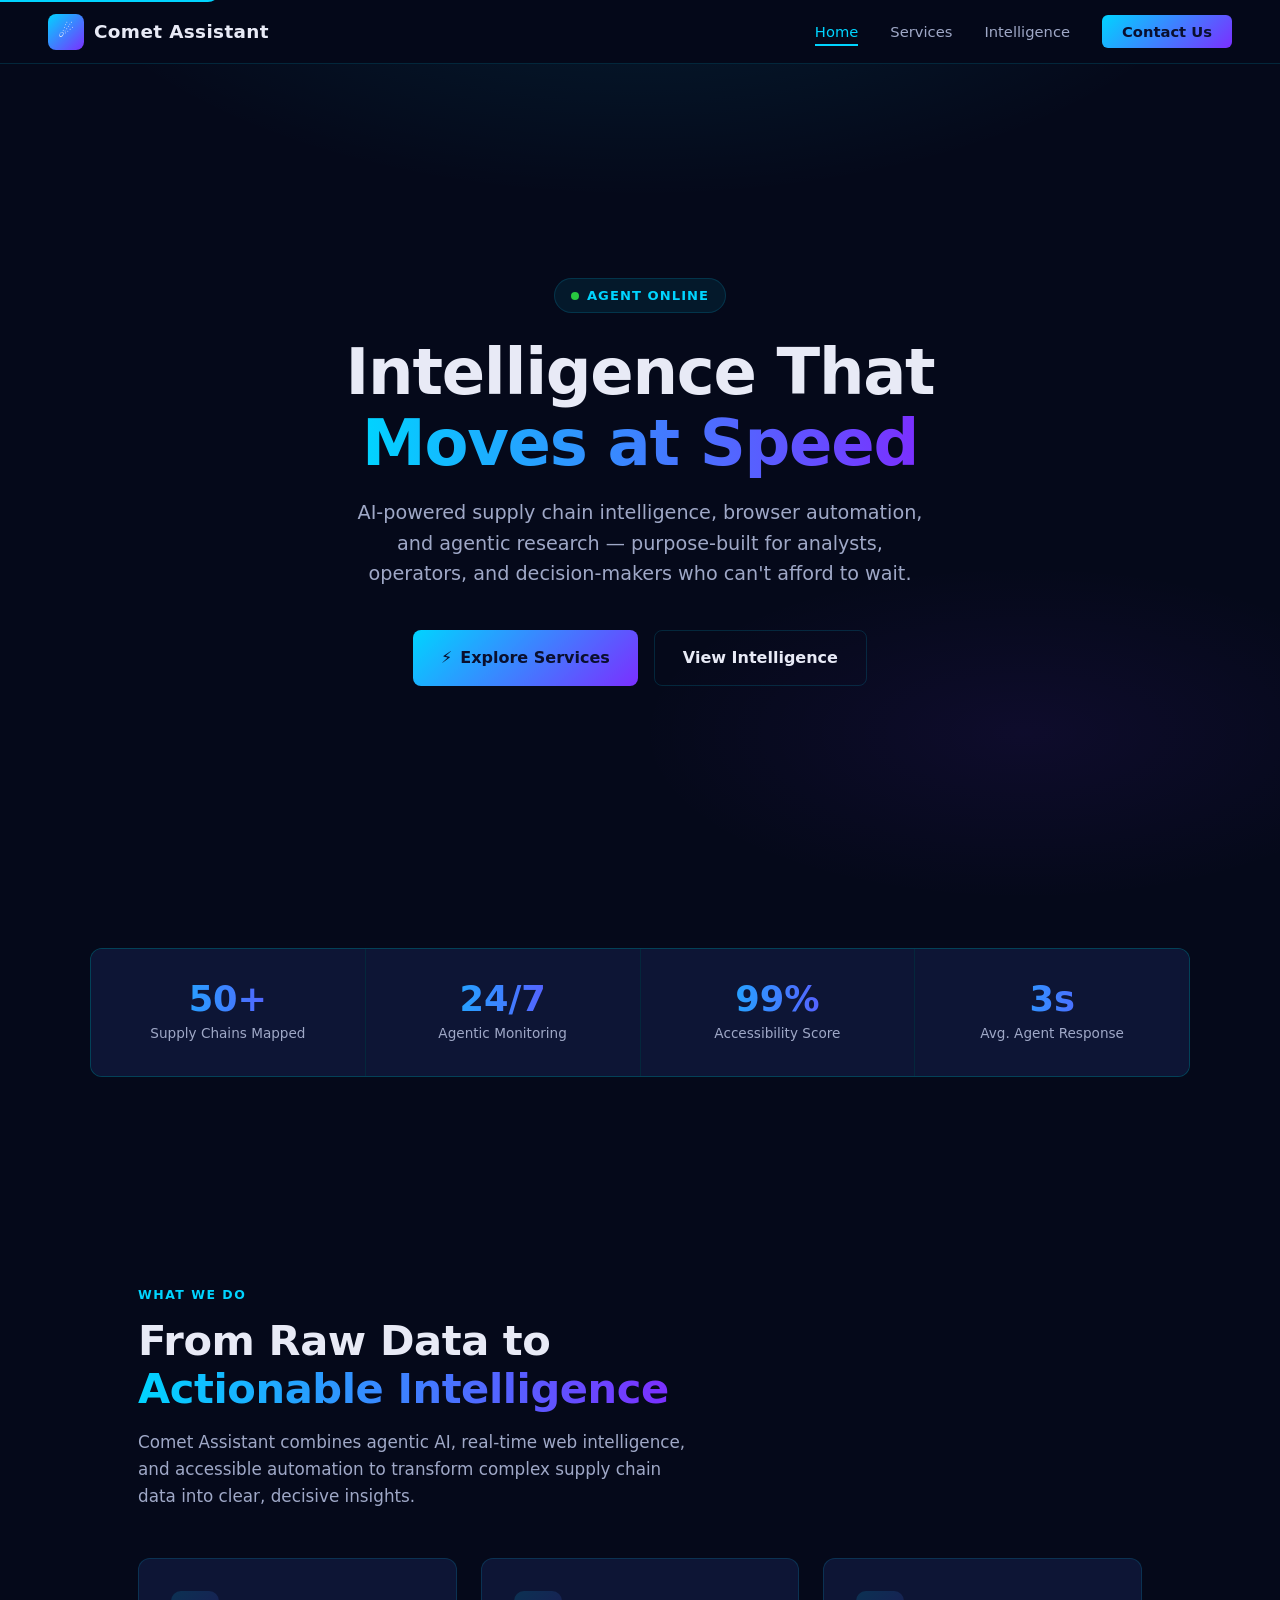
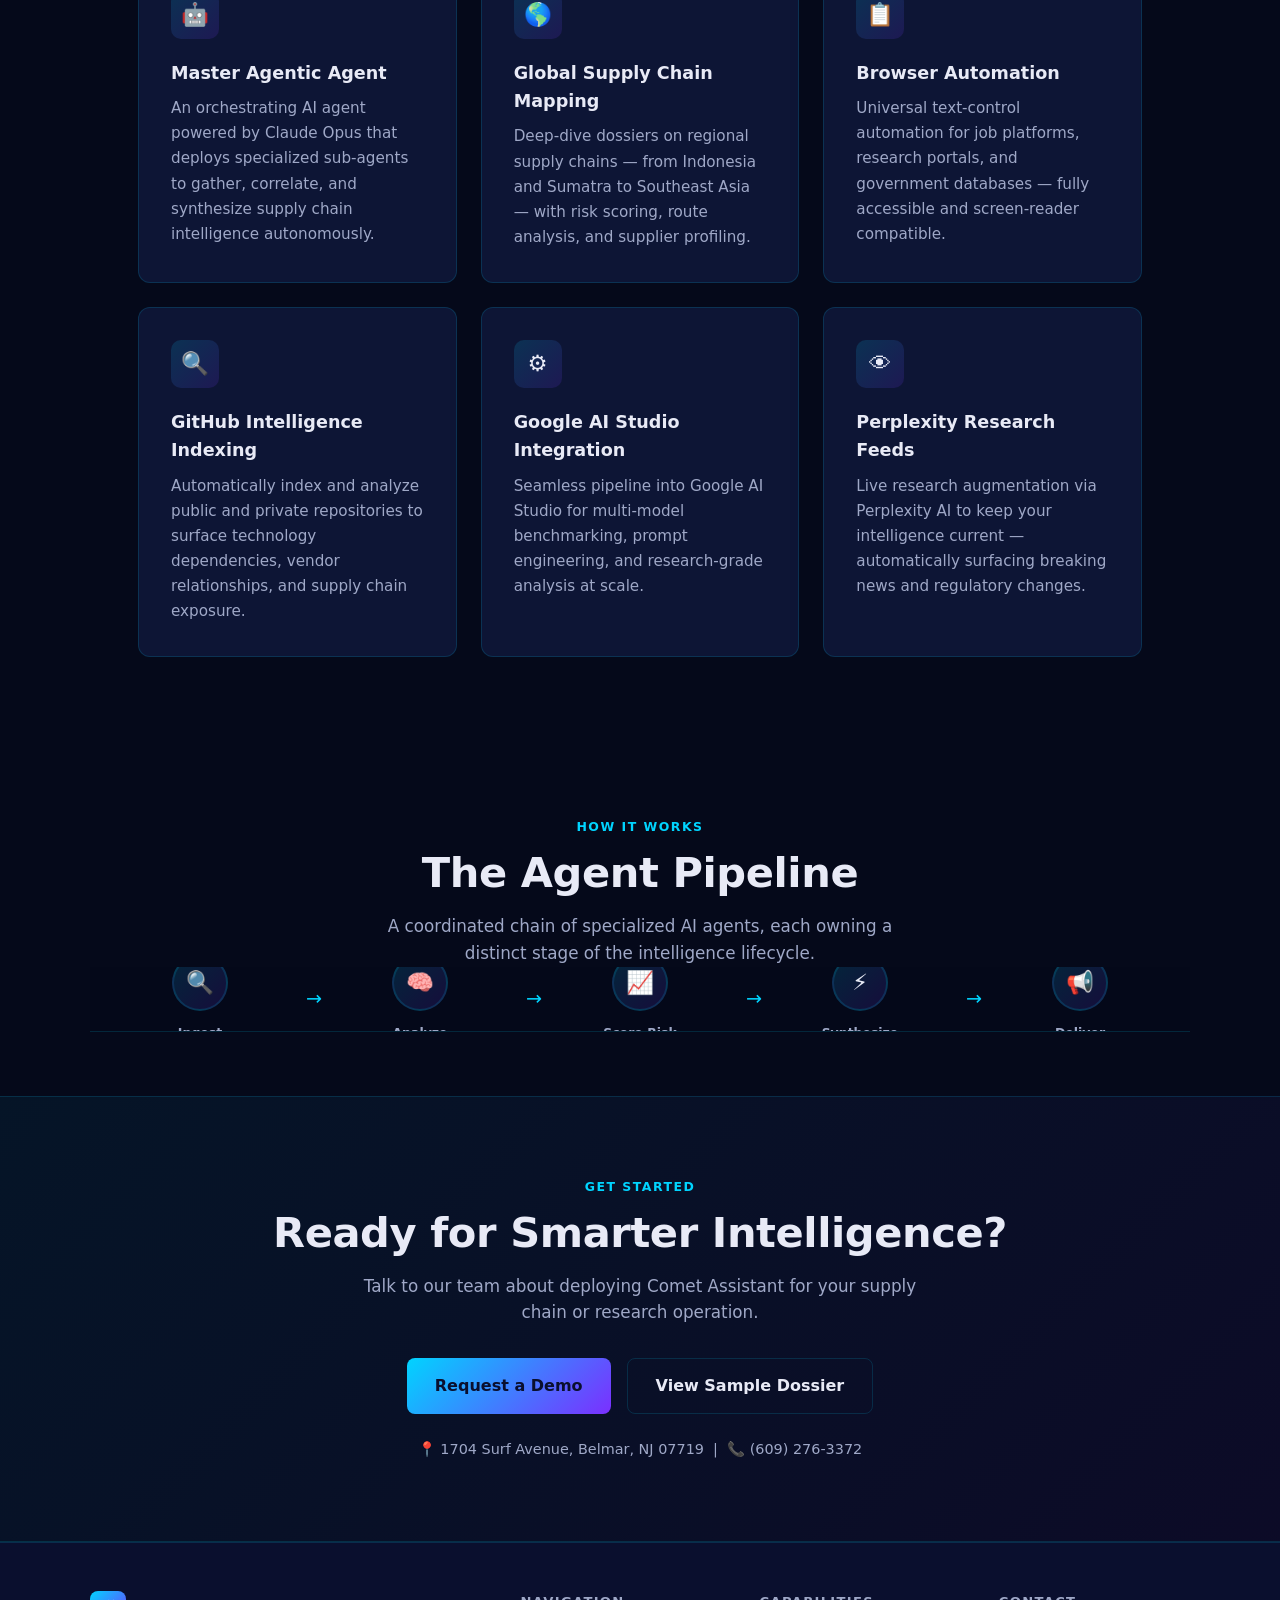
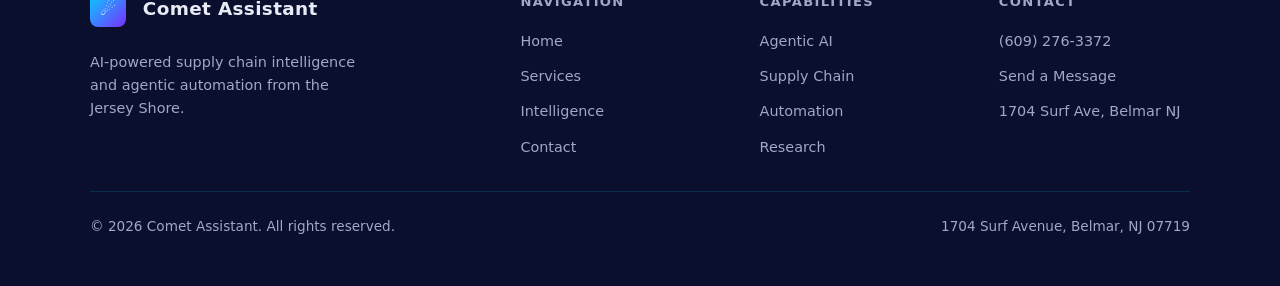
<file: site/index.html>
<!DOCTYPE html>
<html lang="en">
<head>
  <meta charset="UTF-8" />
  <meta name="viewport" content="width=device-width, initial-scale=1.0" />
  <title>Comet Assistant — AI-Powered Supply Chain Intelligence</title>
  <meta name="description" content="Comet Assistant delivers AI-powered supply chain intelligence, browser automation, and agentic research tools from Belmar, NJ." />
  <link rel="stylesheet" href="assets/style.css" />
</head>
<body>

<a class="skip-link" href="#main">Skip to main content</a>

<nav aria-label="Main navigation">
  <a href="index.html" class="nav-brand" aria-label="Comet Assistant home">
    <span class="logo-icon" aria-hidden="true">&#9732;</span>
    Comet Assistant
  </a>
  <ul class="nav-links" role="list">
    <li><a href="index.html" aria-current="page">Home</a></li>
    <li><a href="services.html">Services</a></li>
    <li><a href="intelligence.html">Intelligence</a></li>
    <li><a href="contact.html" class="nav-cta">Contact Us</a></li>
  </ul>
</nav>

<main id="main">

  <!-- ===== Hero ===== -->
  <section class="hero" aria-labelledby="hero-heading">
    <div class="hero-content">
      <div class="hero-badge" role="status">
        <span class="status-dot" aria-hidden="true"></span>
        Agent Online
      </div>
      <h1 id="hero-heading">
        Intelligence That<br>
        <span class="gradient-text">Moves at Speed</span>
      </h1>
      <p>
        AI-powered supply chain intelligence, browser automation, and agentic research —
        purpose-built for analysts, operators, and decision-makers who can't afford to wait.
      </p>
      <div class="hero-actions">
        <a href="services.html" class="btn btn-primary">
          <span aria-hidden="true">&#9889;</span> Explore Services
        </a>
        <a href="intelligence.html" class="btn btn-outline">
          View Intelligence
        </a>
      </div>
    </div>
  </section>

  <!-- ===== Stats ===== -->
  <section aria-label="Key metrics" style="padding: 0 clamp(1rem,5vw,3rem) 4rem;">
    <div class="max-w">
      <div class="stats-strip" role="list">
        <div class="stat" role="listitem">
          <div class="stat-value">50+</div>
          <div class="stat-label">Supply Chains Mapped</div>
        </div>
        <div class="stat" role="listitem">
          <div class="stat-value">24/7</div>
          <div class="stat-label">Agentic Monitoring</div>
        </div>
        <div class="stat" role="listitem">
          <div class="stat-value">99%</div>
          <div class="stat-label">Accessibility Score</div>
        </div>
        <div class="stat" role="listitem">
          <div class="stat-value">3s</div>
          <div class="stat-label">Avg. Agent Response</div>
        </div>
      </div>
    </div>
  </section>

  <!-- ===== What We Do ===== -->
  <section class="max-w" aria-labelledby="what-heading">
    <div class="section-header">
      <p class="section-label" aria-hidden="true">What We Do</p>
      <h2 class="section-title" id="what-heading">
        From Raw Data to<br>
        <span class="gradient-text">Actionable Intelligence</span>
      </h2>
      <p class="section-desc">
        Comet Assistant combines agentic AI, real-time web intelligence, and
        accessible automation to transform complex supply chain data into
        clear, decisive insights.
      </p>
    </div>
    <div class="card-grid" role="list">
      <article class="card" role="listitem" aria-labelledby="card1-title">
        <div class="card-icon" aria-hidden="true">&#129302;</div>
        <h3 id="card1-title">Master Agentic Agent</h3>
        <p>An orchestrating AI agent powered by Claude Opus that deploys specialized sub-agents
           to gather, correlate, and synthesize supply chain intelligence autonomously.</p>
      </article>
      <article class="card" role="listitem" aria-labelledby="card2-title">
        <div class="card-icon" aria-hidden="true">&#127758;</div>
        <h3 id="card2-title">Global Supply Chain Mapping</h3>
        <p>Deep-dive dossiers on regional supply chains — from Indonesia and Sumatra to
           Southeast Asia — with risk scoring, route analysis, and supplier profiling.</p>
      </article>
      <article class="card" role="listitem" aria-labelledby="card3-title">
        <div class="card-icon" aria-hidden="true">&#128203;</div>
        <h3 id="card3-title">Browser Automation</h3>
        <p>Universal text-control automation for job platforms, research portals, and
           government databases — fully accessible and screen-reader compatible.</p>
      </article>
      <article class="card" role="listitem" aria-labelledby="card4-title">
        <div class="card-icon" aria-hidden="true">&#128269;</div>
        <h3 id="card4-title">GitHub Intelligence Indexing</h3>
        <p>Automatically index and analyze public and private repositories to surface
           technology dependencies, vendor relationships, and supply chain exposure.</p>
      </article>
      <article class="card" role="listitem" aria-labelledby="card5-title">
        <div class="card-icon" aria-hidden="true">&#9881;</div>
        <h3 id="card5-title">Google AI Studio Integration</h3>
        <p>Seamless pipeline into Google AI Studio for multi-model benchmarking,
           prompt engineering, and research-grade analysis at scale.</p>
      </article>
      <article class="card" role="listitem" aria-labelledby="card6-title">
        <div class="card-icon" aria-hidden="true">&#128065;</div>
        <h3 id="card6-title">Perplexity Research Feeds</h3>
        <p>Live research augmentation via Perplexity AI to keep your intelligence
           current — automatically surfacing breaking news and regulatory changes.</p>
      </article>
    </div>
  </section>

  <!-- ===== Agent Pipeline Visual ===== -->
  <section aria-labelledby="pipeline-heading" style="padding: 4rem clamp(1rem,5vw,3rem);">
    <div class="max-w center">
      <p class="section-label" aria-hidden="true">How It Works</p>
      <h2 class="section-title" id="pipeline-heading">The Agent Pipeline</h2>
      <p class="section-desc">
        A coordinated chain of specialized AI agents, each owning a distinct
        stage of the intelligence lifecycle.
      </p>
      <nav class="pipeline" aria-label="Agent pipeline steps" role="list">
        <div class="pipeline-step" role="listitem">
          <div class="pipeline-node" aria-hidden="true">&#128269;</div>
          <div class="pipeline-label">Ingest</div>
        </div>
        <div class="pipeline-step" role="listitem">
          <div class="pipeline-node" aria-hidden="true">&#129504;</div>
          <div class="pipeline-label">Analyze</div>
        </div>
        <div class="pipeline-step" role="listitem">
          <div class="pipeline-node" aria-hidden="true">&#128200;</div>
          <div class="pipeline-label">Score Risk</div>
        </div>
        <div class="pipeline-step" role="listitem">
          <div class="pipeline-node" aria-hidden="true">&#9889;</div>
          <div class="pipeline-label">Synthesize</div>
        </div>
        <div class="pipeline-step" role="listitem">
          <div class="pipeline-node" aria-hidden="true">&#128226;</div>
          <div class="pipeline-label">Deliver</div>
        </div>
      </nav>
    </div>
  </section>

  <!-- ===== CTA Band ===== -->
  <section class="cta-band" aria-labelledby="cta-heading">
    <div class="max-w center">
      <p class="section-label" aria-hidden="true">Get Started</p>
      <h2 class="section-title" id="cta-heading">Ready for Smarter Intelligence?</h2>
      <p class="section-desc" style="margin: 0 auto 2rem;">
        Talk to our team about deploying Comet Assistant for your supply chain or research operation.
      </p>
      <div class="hero-actions">
        <a href="contact.html" class="btn btn-primary">Request a Demo</a>
        <a href="intelligence.html" class="btn btn-outline">View Sample Dossier</a>
      </div>
      <p style="margin-top:1.5rem;color:var(--text-muted);font-size:0.9rem;">
        &#128205; 1704 Surf Avenue, Belmar, NJ 07719 &nbsp;|&nbsp; &#128222; (609) 276-3372
      </p>
    </div>
  </section>

</main>

<footer>
  <div class="max-w">
    <div class="footer-grid">
      <div class="footer-brand">
        <a href="index.html" class="nav-brand" style="display:inline-flex;margin-bottom:0.75rem;" aria-label="Comet Assistant">
          <span class="logo-icon" aria-hidden="true">&#9732;</span>
          &nbsp;Comet Assistant
        </a>
        <p>AI-powered supply chain intelligence and agentic automation from the Jersey Shore.</p>
      </div>
      <div class="footer-col">
        <h4>Navigation</h4>
        <ul role="list">
          <li><a href="index.html">Home</a></li>
          <li><a href="services.html">Services</a></li>
          <li><a href="intelligence.html">Intelligence</a></li>
          <li><a href="contact.html">Contact</a></li>
        </ul>
      </div>
      <div class="footer-col">
        <h4>Capabilities</h4>
        <ul role="list">
          <li><a href="services.html">Agentic AI</a></li>
          <li><a href="services.html">Supply Chain</a></li>
          <li><a href="services.html">Automation</a></li>
          <li><a href="services.html">Research</a></li>
        </ul>
      </div>
      <div class="footer-col">
        <h4>Contact</h4>
        <ul role="list">
          <li><a href="tel:6092763372">(609) 276-3372</a></li>
          <li><a href="contact.html">Send a Message</a></li>
          <li><a href="https://maps.google.com/?q=1704+Surf+Avenue+Belmar+NJ" target="_blank" rel="noopener">1704 Surf Ave, Belmar NJ</a></li>
        </ul>
      </div>
    </div>
    <div class="footer-bottom">
      <p>&copy; 2026 Comet Assistant. All rights reserved.</p>
      <p>1704 Surf Avenue, Belmar, NJ 07719</p>
    </div>
  </div>
</footer>

<script src="assets/main.js"></script>
</body>
</html>
</file>
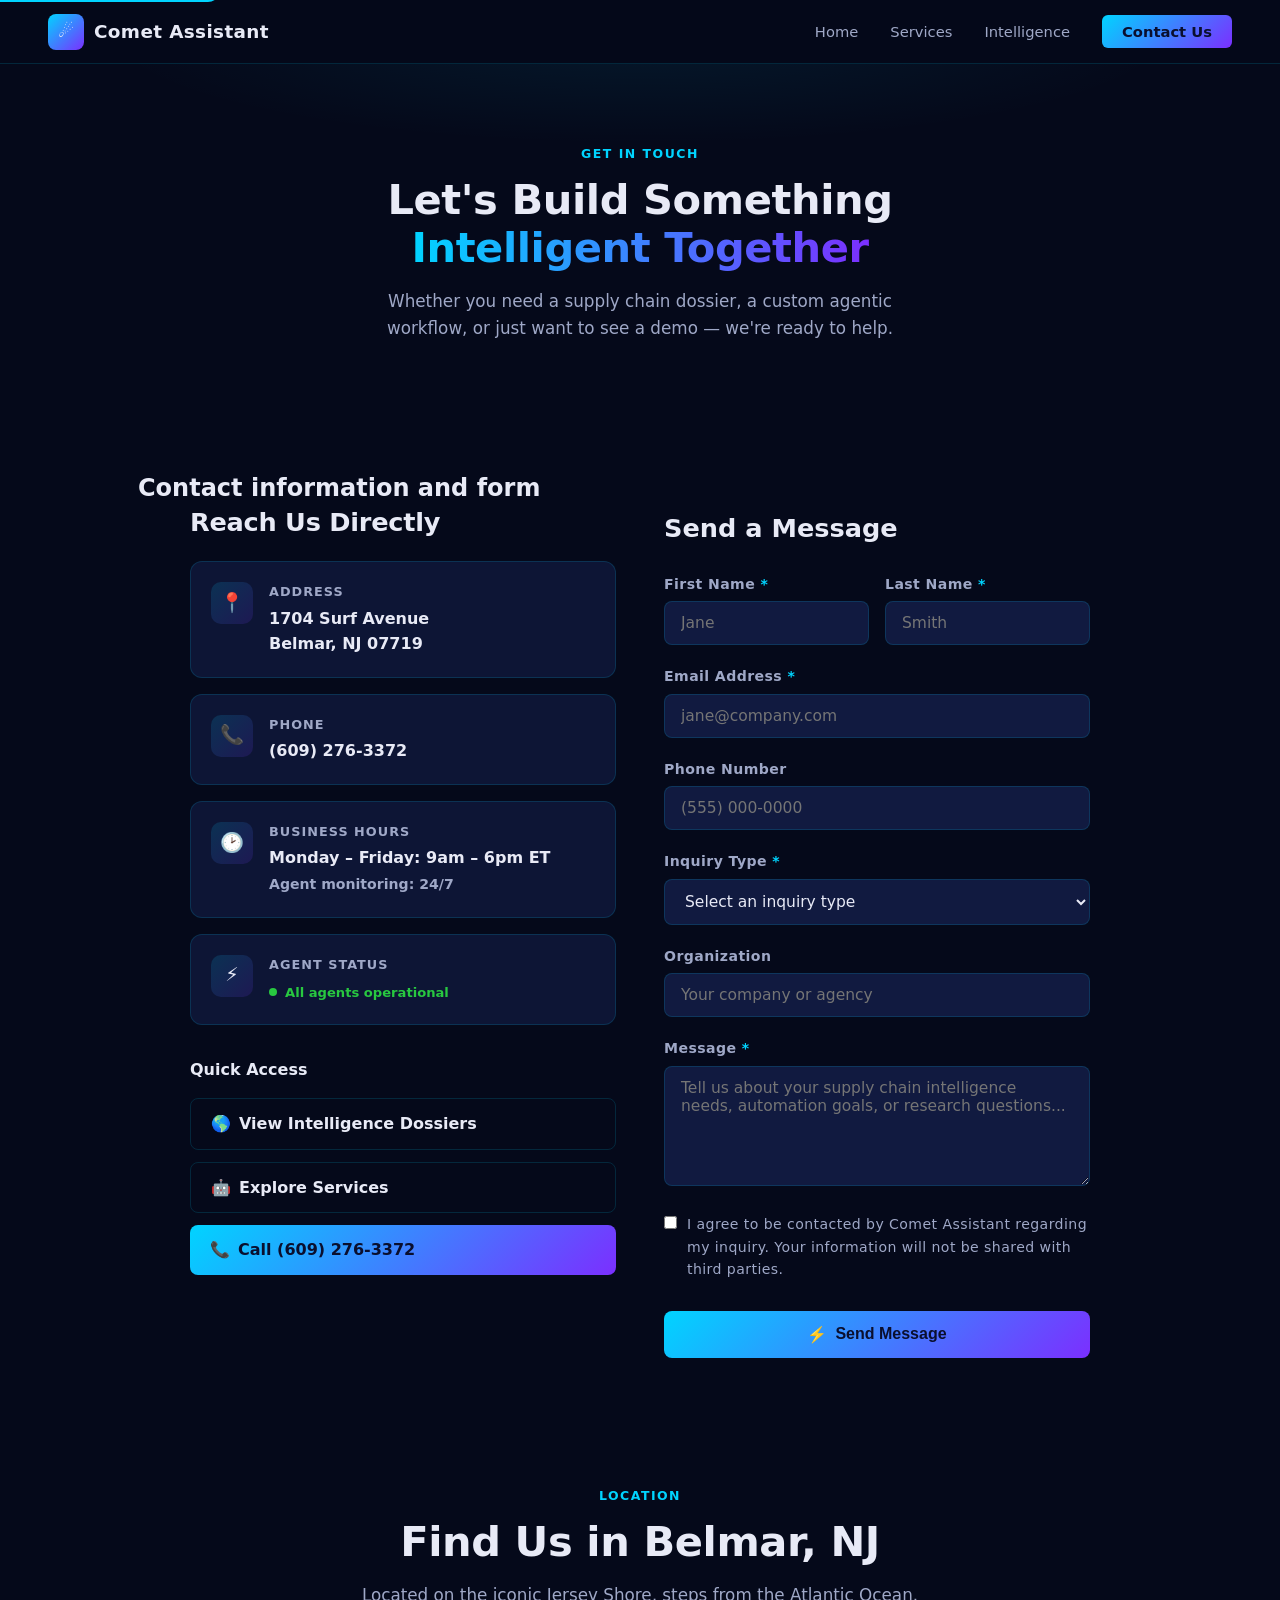
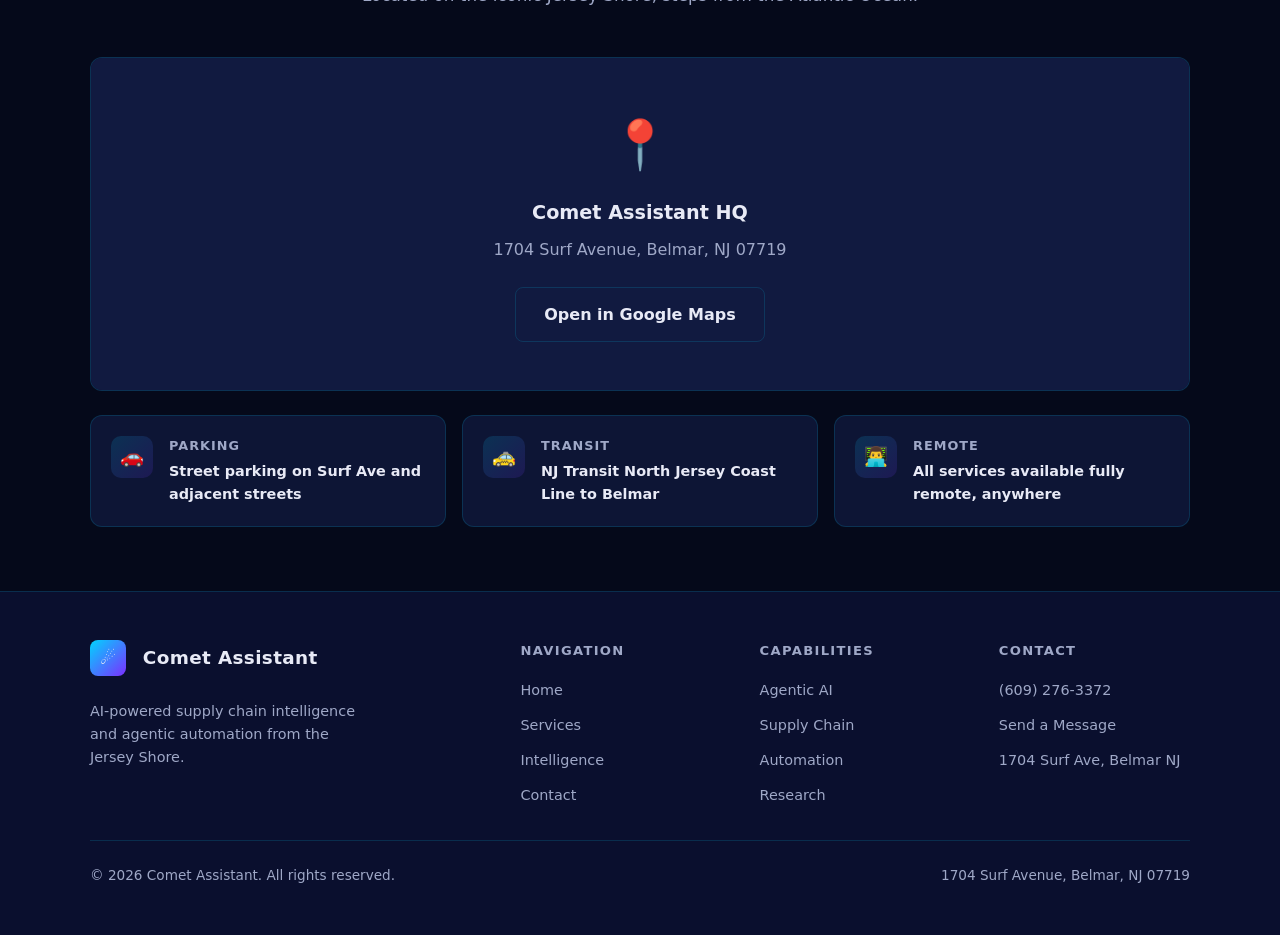
<file: site/contact.html>
<!DOCTYPE html>
<html lang="en">
<head>
  <meta charset="UTF-8" />
  <meta name="viewport" content="width=device-width, initial-scale=1.0" />
  <title>Contact — Comet Assistant</title>
  <meta name="description" content="Contact Comet Assistant at 1704 Surf Avenue, Belmar, NJ 07719. Phone: (609) 276-3372. Request a demo or intelligence dossier." />
  <link rel="stylesheet" href="assets/style.css" />
</head>
<body>

<a class="skip-link" href="#main">Skip to main content</a>

<nav aria-label="Main navigation">
  <a href="index.html" class="nav-brand" aria-label="Comet Assistant home">
    <span class="logo-icon" aria-hidden="true">&#9732;</span>
    Comet Assistant
  </a>
  <ul class="nav-links" role="list">
    <li><a href="index.html">Home</a></li>
    <li><a href="services.html">Services</a></li>
    <li><a href="intelligence.html">Intelligence</a></li>
    <li><a href="contact.html" class="nav-cta" aria-current="page">Contact Us</a></li>
  </ul>
</nav>

<main id="main">

  <!-- ===== Page Hero ===== -->
  <header class="page-hero" aria-labelledby="contact-page-title">
    <div class="max-w center">
      <p class="section-label" aria-hidden="true">Get In Touch</p>
      <h1 class="section-title" id="contact-page-title">
        Let's Build Something<br>
        <span class="gradient-text">Intelligent Together</span>
      </h1>
      <p class="section-desc" style="margin:0 auto;">
        Whether you need a supply chain dossier, a custom agentic workflow,
        or just want to see a demo — we're ready to help.
      </p>
    </div>
  </header>

  <!-- ===== Contact Grid ===== -->
  <section class="max-w" aria-labelledby="contact-info-heading">
    <h2 class="sr-only" id="contact-info-heading">Contact information and form</h2>

    <div class="contact-grid">

      <!-- Info Panel -->
      <div>
        <h2 class="section-title" style="font-size:1.6rem;margin-bottom:1.5rem;">
          Reach Us Directly
        </h2>

        <address style="font-style:normal;">
          <div class="contact-info-item">
            <div class="contact-icon" aria-hidden="true">&#128205;</div>
            <div>
              <h4>Address</h4>
              <p>1704 Surf Avenue<br>Belmar, NJ 07719</p>
            </div>
          </div>

          <div class="contact-info-item">
            <div class="contact-icon" aria-hidden="true">&#128222;</div>
            <div>
              <h4>Phone</h4>
              <a href="tel:6092763372" aria-label="Call us at (609) 276-3372">(609) 276-3372</a>
            </div>
          </div>

          <div class="contact-info-item">
            <div class="contact-icon" aria-hidden="true">&#128337;</div>
            <div>
              <h4>Business Hours</h4>
              <p>Monday – Friday: 9am – 6pm ET<br>
                 <span style="color:var(--text-muted);font-size:0.88rem;">Agent monitoring: 24/7</span></p>
            </div>
          </div>

          <div class="contact-info-item">
            <div class="contact-icon" aria-hidden="true">&#9889;</div>
            <div>
              <h4>Agent Status</h4>
              <div class="agent-status" aria-live="polite">
                <span class="status-dot" aria-hidden="true"></span>
                All agents operational
              </div>
            </div>
          </div>
        </address>

        <div style="margin-top:2rem;">
          <h3 style="font-size:1rem;font-weight:700;margin-bottom:1rem;">Quick Access</h3>
          <div style="display:flex;flex-direction:column;gap:0.75rem;">
            <a href="intelligence.html" class="btn btn-outline" style="justify-content:flex-start;padding:12px 20px;">
              <span aria-hidden="true">&#127758;</span> View Intelligence Dossiers
            </a>
            <a href="services.html" class="btn btn-outline" style="justify-content:flex-start;padding:12px 20px;">
              <span aria-hidden="true">&#129302;</span> Explore Services
            </a>
            <a href="tel:6092763372" class="btn btn-primary" style="justify-content:flex-start;padding:12px 20px;">
              <span aria-hidden="true">&#128222;</span> Call (609) 276-3372
            </a>
          </div>
        </div>
      </div>

      <!-- Form Panel -->
      <div>
        <h2 style="font-size:1.6rem;font-weight:800;margin-bottom:1.5rem;">Send a Message</h2>
        <form class="contact-form" action="#" method="post" aria-label="Contact form" novalidate>

          <div style="display:grid;grid-template-columns:1fr 1fr;gap:1rem;" role="group" aria-label="Name fields">
            <div class="form-group">
              <label for="first-name">First Name <span aria-label="required" style="color:var(--accent)">*</span></label>
              <input type="text" id="first-name" name="first_name" required
                     placeholder="Jane" autocomplete="given-name"
                     aria-required="true" />
            </div>
            <div class="form-group">
              <label for="last-name">Last Name <span aria-label="required" style="color:var(--accent)">*</span></label>
              <input type="text" id="last-name" name="last_name" required
                     placeholder="Smith" autocomplete="family-name"
                     aria-required="true" />
            </div>
          </div>

          <div class="form-group">
            <label for="email">Email Address <span aria-label="required" style="color:var(--accent)">*</span></label>
            <input type="email" id="email" name="email" required
                   placeholder="jane@company.com" autocomplete="email"
                   aria-required="true" />
          </div>

          <div class="form-group">
            <label for="phone">Phone Number</label>
            <input type="tel" id="phone" name="phone"
                   placeholder="(555) 000-0000" autocomplete="tel" />
          </div>

          <div class="form-group">
            <label for="inquiry-type">Inquiry Type <span aria-label="required" style="color:var(--accent)">*</span></label>
            <select id="inquiry-type" name="inquiry_type" required aria-required="true">
              <option value="" disabled selected>Select an inquiry type</option>
              <option value="demo">Request a Demo</option>
              <option value="dossier">Custom Intelligence Dossier</option>
              <option value="automation">Browser Automation Project</option>
              <option value="agent">Agentic Agent Build</option>
              <option value="enterprise">Enterprise Partnership</option>
              <option value="other">Other</option>
            </select>
          </div>

          <div class="form-group">
            <label for="organization">Organization</label>
            <input type="text" id="organization" name="organization"
                   placeholder="Your company or agency" autocomplete="organization" />
          </div>

          <div class="form-group">
            <label for="message">Message <span aria-label="required" style="color:var(--accent)">*</span></label>
            <textarea id="message" name="message" required
                      placeholder="Tell us about your supply chain intelligence needs, automation goals, or research questions..."
                      aria-required="true"></textarea>
          </div>

          <div class="form-group" style="margin-bottom:0;">
            <label style="display:flex;gap:10px;align-items:flex-start;cursor:pointer;font-size:0.88rem;font-weight:400;color:var(--text-muted);">
              <input type="checkbox" name="consent" required
                     style="width:auto;margin-top:3px;flex-shrink:0;"
                     aria-required="true" />
              I agree to be contacted by Comet Assistant regarding my inquiry.
              Your information will not be shared with third parties.
            </label>
          </div>

          <button type="submit" class="btn btn-primary"
                  style="width:100%;justify-content:center;margin-top:1.5rem;font-size:1rem;">
            <span aria-hidden="true">&#9889;</span> Send Message
          </button>

        </form>
      </div>

    </div>
  </section>

  <!-- ===== Map Placeholder ===== -->
  <section aria-labelledby="location-heading" style="padding:2rem clamp(1rem,5vw,3rem) 4rem;">
    <div class="max-w">
      <div class="section-header center">
        <p class="section-label" aria-hidden="true">Location</p>
        <h2 class="section-title" id="location-heading">Find Us in Belmar, NJ</h2>
        <p class="section-desc" style="margin:0 auto 2rem;">
          Located on the iconic Jersey Shore, steps from the Atlantic Ocean.
        </p>
      </div>

      <div style="background:var(--bg-card);border:1px solid var(--border);border-radius:var(--radius);overflow:hidden;">
        <!-- Accessible map embed fallback -->
        <div style="background:var(--bg-card2);padding:3rem;text-align:center;" role="img"
             aria-label="Map showing location at 1704 Surf Avenue, Belmar, NJ 07719">
          <div style="font-size:3rem;margin-bottom:1rem;" aria-hidden="true">&#128205;</div>
          <h3 style="font-size:1.2rem;font-weight:700;margin-bottom:0.5rem;">Comet Assistant HQ</h3>
          <p style="color:var(--text-muted);margin-bottom:1.5rem;">1704 Surf Avenue, Belmar, NJ 07719</p>
          <a href="https://maps.google.com/?q=1704+Surf+Avenue+Belmar+NJ+07719"
             target="_blank" rel="noopener noreferrer"
             class="btn btn-outline"
             aria-label="Open Google Maps for 1704 Surf Avenue, Belmar, NJ 07719 (opens in new tab)">
            Open in Google Maps
          </a>
        </div>
      </div>

      <div style="display:grid;grid-template-columns:repeat(auto-fit,minmax(200px,1fr));gap:1rem;margin-top:1.5rem;">
        <div class="contact-info-item" style="margin-bottom:0;">
          <div class="contact-icon" aria-hidden="true">&#128663;</div>
          <div>
            <h4>Parking</h4>
            <p style="font-size:0.9rem;">Street parking on Surf Ave and adjacent streets</p>
          </div>
        </div>
        <div class="contact-info-item" style="margin-bottom:0;">
          <div class="contact-icon" aria-hidden="true">&#128661;</div>
          <div>
            <h4>Transit</h4>
            <p style="font-size:0.9rem;">NJ Transit North Jersey Coast Line to Belmar</p>
          </div>
        </div>
        <div class="contact-info-item" style="margin-bottom:0;">
          <div class="contact-icon" aria-hidden="true">&#128104;&#8205;&#128187;</div>
          <div>
            <h4>Remote</h4>
            <p style="font-size:0.9rem;">All services available fully remote, anywhere</p>
          </div>
        </div>
      </div>
    </div>
  </section>

</main>

<footer>
  <div class="max-w">
    <div class="footer-grid">
      <div class="footer-brand">
        <a href="index.html" class="nav-brand" style="display:inline-flex;margin-bottom:0.75rem;" aria-label="Comet Assistant">
          <span class="logo-icon" aria-hidden="true">&#9732;</span>
          &nbsp;Comet Assistant
        </a>
        <p>AI-powered supply chain intelligence and agentic automation from the Jersey Shore.</p>
      </div>
      <div class="footer-col">
        <h4>Navigation</h4>
        <ul role="list">
          <li><a href="index.html">Home</a></li>
          <li><a href="services.html">Services</a></li>
          <li><a href="intelligence.html">Intelligence</a></li>
          <li><a href="contact.html">Contact</a></li>
        </ul>
      </div>
      <div class="footer-col">
        <h4>Capabilities</h4>
        <ul role="list">
          <li><a href="services.html">Agentic AI</a></li>
          <li><a href="services.html">Supply Chain</a></li>
          <li><a href="services.html">Automation</a></li>
          <li><a href="services.html">Research</a></li>
        </ul>
      </div>
      <div class="footer-col">
        <h4>Contact</h4>
        <ul role="list">
          <li><a href="tel:6092763372">(609) 276-3372</a></li>
          <li><a href="contact.html">Send a Message</a></li>
          <li><a href="https://maps.google.com/?q=1704+Surf+Avenue+Belmar+NJ" target="_blank" rel="noopener">1704 Surf Ave, Belmar NJ</a></li>
        </ul>
      </div>
    </div>
    <div class="footer-bottom">
      <p>&copy; 2026 Comet Assistant. All rights reserved.</p>
      <p>1704 Surf Avenue, Belmar, NJ 07719</p>
    </div>
  </div>
</footer>

<script src="assets/main.js"></script>
</body>
</html>
</file>
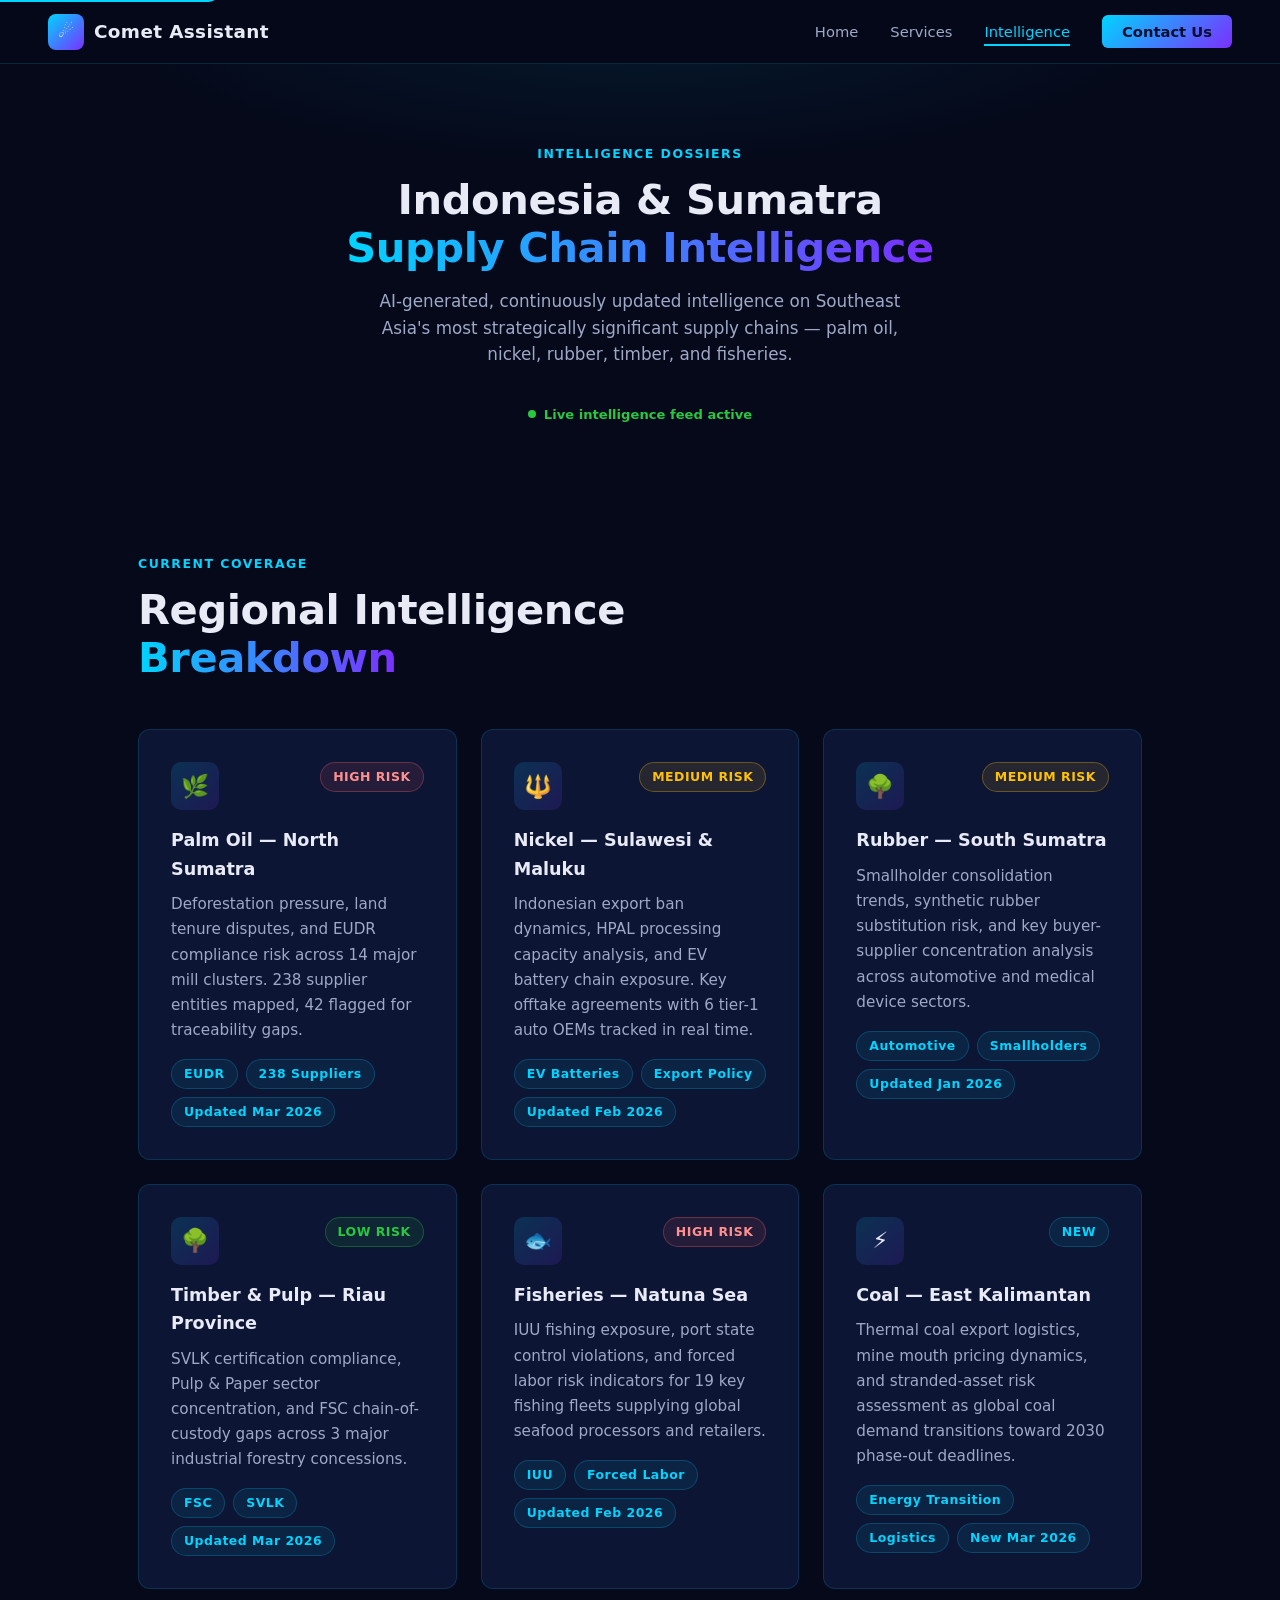
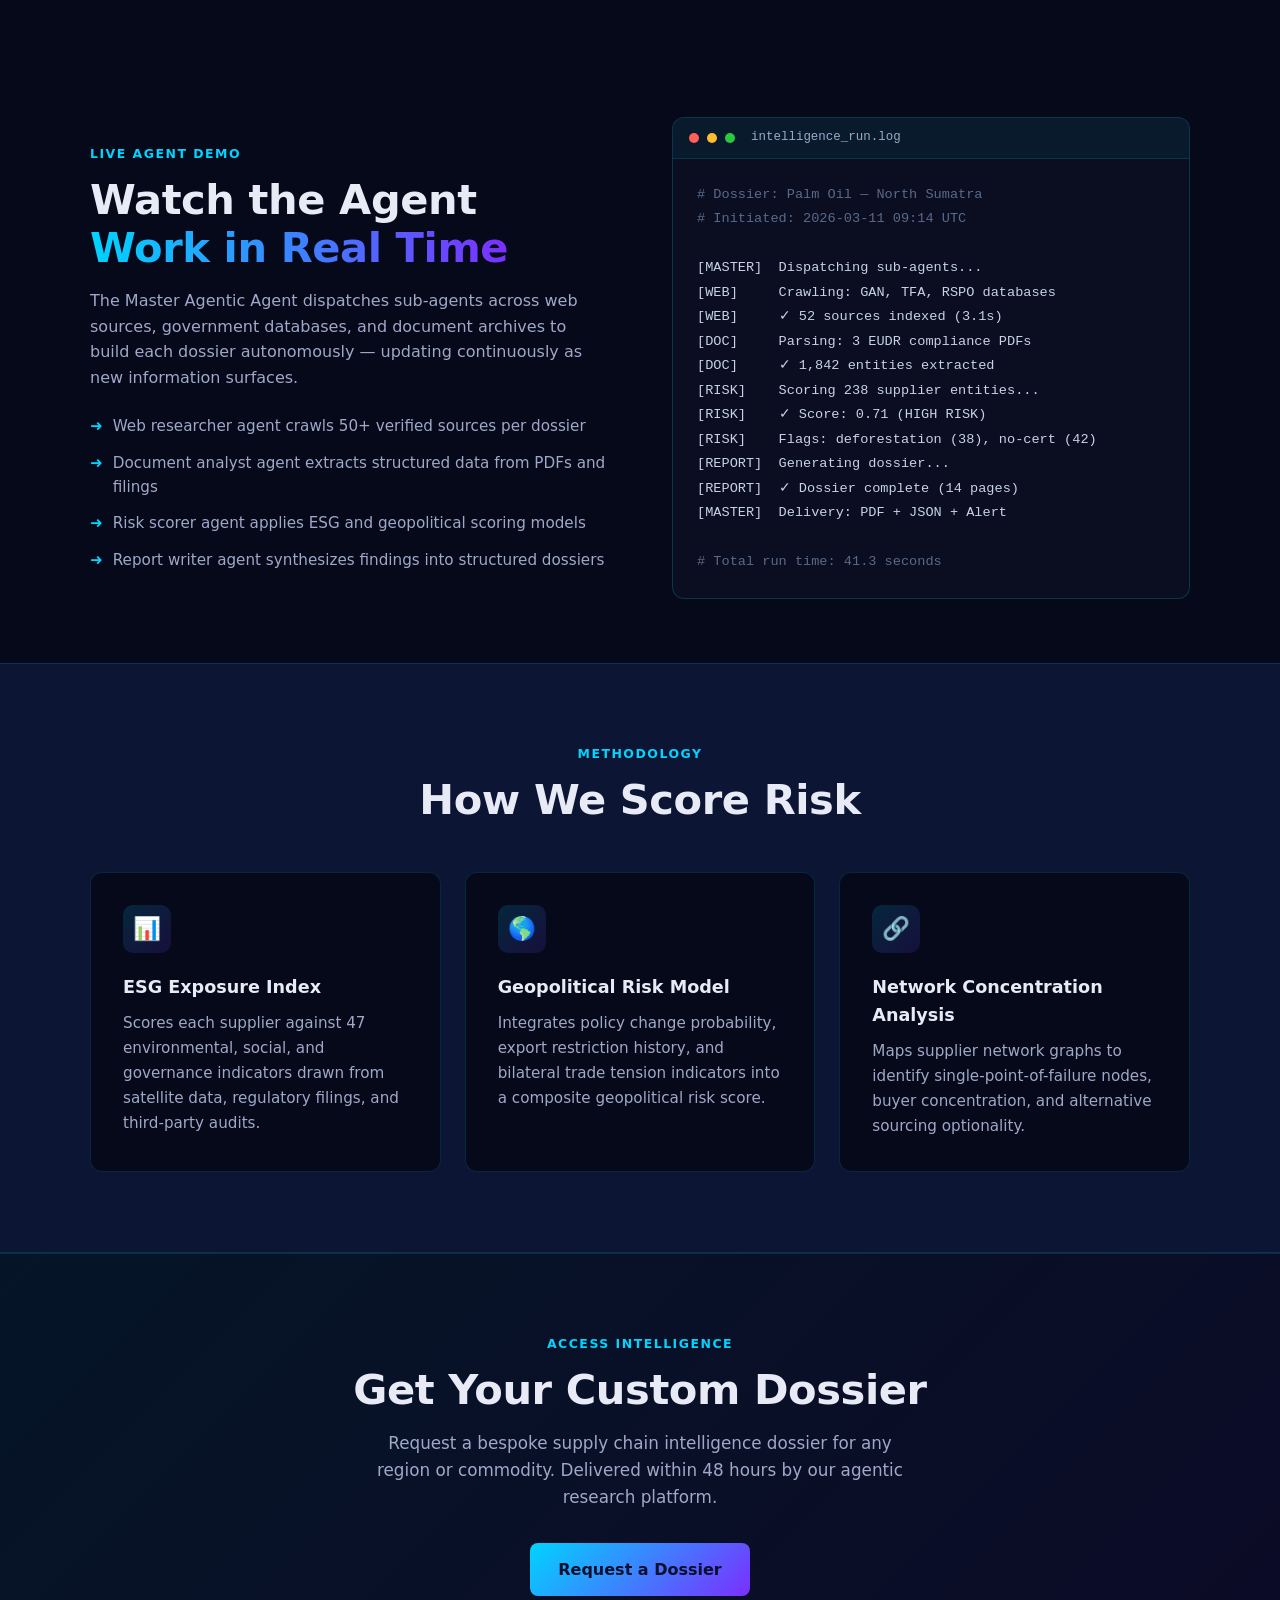
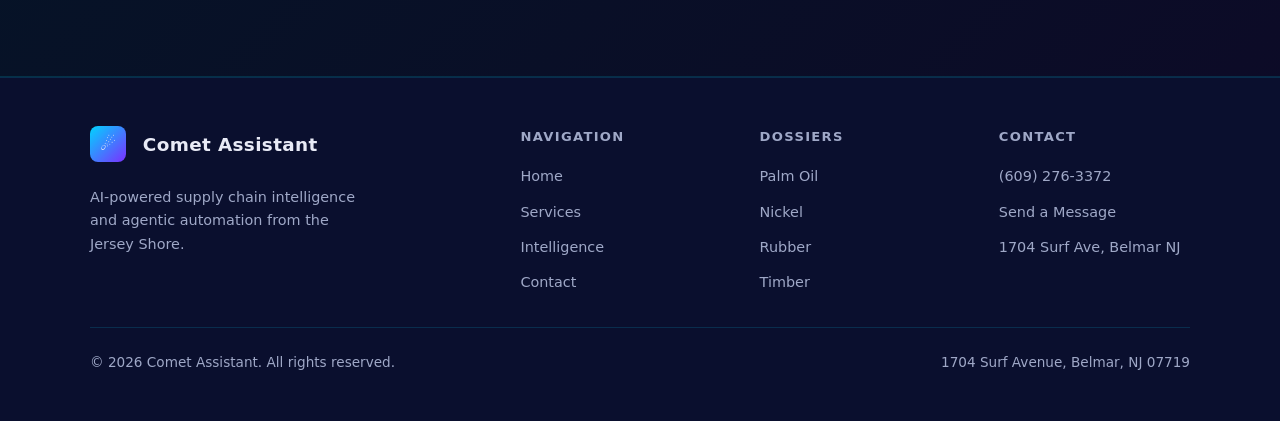
<file: site/intelligence.html>
<!DOCTYPE html>
<html lang="en">
<head>
  <meta charset="UTF-8" />
  <meta name="viewport" content="width=device-width, initial-scale=1.0" />
  <title>Supply Chain Intelligence — Comet Assistant</title>
  <meta name="description" content="Indonesia &amp; Sumatra supply chain intelligence dossiers, risk scoring, and regional analysis from Comet Assistant." />
  <link rel="stylesheet" href="assets/style.css" />
</head>
<body>

<a class="skip-link" href="#main">Skip to main content</a>

<nav aria-label="Main navigation">
  <a href="index.html" class="nav-brand" aria-label="Comet Assistant home">
    <span class="logo-icon" aria-hidden="true">&#9732;</span>
    Comet Assistant
  </a>
  <ul class="nav-links" role="list">
    <li><a href="index.html">Home</a></li>
    <li><a href="services.html">Services</a></li>
    <li><a href="intelligence.html" aria-current="page">Intelligence</a></li>
    <li><a href="contact.html" class="nav-cta">Contact Us</a></li>
  </ul>
</nav>

<main id="main">

  <!-- ===== Page Hero ===== -->
  <header class="page-hero" aria-labelledby="intel-page-title">
    <div class="max-w center">
      <p class="section-label" aria-hidden="true">Intelligence Dossiers</p>
      <h1 class="section-title" id="intel-page-title">
        Indonesia &amp; Sumatra<br>
        <span class="gradient-text">Supply Chain Intelligence</span>
      </h1>
      <p class="section-desc" style="margin:0 auto 2rem;">
        AI-generated, continuously updated intelligence on Southeast Asia's most
        strategically significant supply chains — palm oil, nickel, rubber, timber,
        and fisheries.
      </p>
      <div class="agent-status" aria-live="polite">
        <span class="status-dot" aria-hidden="true"></span>
        Live intelligence feed active
      </div>
    </div>
  </header>

  <!-- ===== Dossier Overview ===== -->
  <section class="max-w" aria-labelledby="dossier-overview-heading">
    <div class="section-header">
      <p class="section-label" aria-hidden="true">Current Coverage</p>
      <h2 class="section-title" id="dossier-overview-heading">
        Regional Intelligence<br>
        <span class="gradient-text">Breakdown</span>
      </h2>
    </div>

    <div class="card-grid" role="list">

      <article class="card" role="listitem" aria-labelledby="doss1-title">
        <div style="display:flex;justify-content:space-between;align-items:flex-start;margin-bottom:1rem;">
          <div class="card-icon" style="margin:0;" aria-hidden="true">&#127807;</div>
          <span class="tag" style="background:rgba(255,100,100,0.1);border-color:rgba(255,100,100,0.3);color:#ff9090;">HIGH RISK</span>
        </div>
        <h3 id="doss1-title">Palm Oil — North Sumatra</h3>
        <p>Deforestation pressure, land tenure disputes, and EUDR compliance risk
           across 14 major mill clusters. 238 supplier entities mapped, 42 flagged
           for traceability gaps.</p>
        <div class="tags" aria-label="Dossier metadata" style="margin-top:1rem;">
          <span class="tag">EUDR</span>
          <span class="tag">238 Suppliers</span>
          <span class="tag">Updated Mar 2026</span>
        </div>
      </article>

      <article class="card" role="listitem" aria-labelledby="doss2-title">
        <div style="display:flex;justify-content:space-between;align-items:flex-start;margin-bottom:1rem;">
          <div class="card-icon" style="margin:0;" aria-hidden="true">&#128305;</div>
          <span class="tag" style="background:rgba(255,193,7,0.1);border-color:rgba(255,193,7,0.3);color:#ffc107;">MEDIUM RISK</span>
        </div>
        <h3 id="doss2-title">Nickel — Sulawesi &amp; Maluku</h3>
        <p>Indonesian export ban dynamics, HPAL processing capacity analysis, and
           EV battery chain exposure. Key offtake agreements with 6 tier-1 auto OEMs
           tracked in real time.</p>
        <div class="tags" aria-label="Dossier metadata" style="margin-top:1rem;">
          <span class="tag">EV Batteries</span>
          <span class="tag">Export Policy</span>
          <span class="tag">Updated Feb 2026</span>
        </div>
      </article>

      <article class="card" role="listitem" aria-labelledby="doss3-title">
        <div style="display:flex;justify-content:space-between;align-items:flex-start;margin-bottom:1rem;">
          <div class="card-icon" style="margin:0;" aria-hidden="true">&#127795;</div>
          <span class="tag" style="background:rgba(255,193,7,0.1);border-color:rgba(255,193,7,0.3);color:#ffc107;">MEDIUM RISK</span>
        </div>
        <h3 id="doss3-title">Rubber — South Sumatra</h3>
        <p>Smallholder consolidation trends, synthetic rubber substitution risk,
           and key buyer-supplier concentration analysis across automotive
           and medical device sectors.</p>
        <div class="tags" aria-label="Dossier metadata" style="margin-top:1rem;">
          <span class="tag">Automotive</span>
          <span class="tag">Smallholders</span>
          <span class="tag">Updated Jan 2026</span>
        </div>
      </article>

      <article class="card" role="listitem" aria-labelledby="doss4-title">
        <div style="display:flex;justify-content:space-between;align-items:flex-start;margin-bottom:1rem;">
          <div class="card-icon" style="margin:0;" aria-hidden="true">&#127795;</div>
          <span class="tag" style="background:rgba(40,200,64,0.1);border-color:rgba(40,200,64,0.3);color:#28c840;">LOW RISK</span>
        </div>
        <h3 id="doss4-title">Timber &amp; Pulp — Riau Province</h3>
        <p>SVLK certification compliance, Pulp &amp; Paper sector concentration, and
           FSC chain-of-custody gaps across 3 major industrial forestry concessions.</p>
        <div class="tags" aria-label="Dossier metadata" style="margin-top:1rem;">
          <span class="tag">FSC</span>
          <span class="tag">SVLK</span>
          <span class="tag">Updated Mar 2026</span>
        </div>
      </article>

      <article class="card" role="listitem" aria-labelledby="doss5-title">
        <div style="display:flex;justify-content:space-between;align-items:flex-start;margin-bottom:1rem;">
          <div class="card-icon" style="margin:0;" aria-hidden="true">&#128031;</div>
          <span class="tag" style="background:rgba(255,100,100,0.1);border-color:rgba(255,100,100,0.3);color:#ff9090;">HIGH RISK</span>
        </div>
        <h3 id="doss5-title">Fisheries — Natuna Sea</h3>
        <p>IUU fishing exposure, port state control violations, and forced labor risk
           indicators for 19 key fishing fleets supplying global seafood processors
           and retailers.</p>
        <div class="tags" aria-label="Dossier metadata" style="margin-top:1rem;">
          <span class="tag">IUU</span>
          <span class="tag">Forced Labor</span>
          <span class="tag">Updated Feb 2026</span>
        </div>
      </article>

      <article class="card" role="listitem" aria-labelledby="doss6-title">
        <div style="display:flex;justify-content:space-between;align-items:flex-start;margin-bottom:1rem;">
          <div class="card-icon" style="margin:0;" aria-hidden="true">&#9889;</div>
          <span class="tag">NEW</span>
        </div>
        <h3 id="doss6-title">Coal — East Kalimantan</h3>
        <p>Thermal coal export logistics, mine mouth pricing dynamics, and
           stranded-asset risk assessment as global coal demand transitions
           toward 2030 phase-out deadlines.</p>
        <div class="tags" aria-label="Dossier metadata" style="margin-top:1rem;">
          <span class="tag">Energy Transition</span>
          <span class="tag">Logistics</span>
          <span class="tag">New Mar 2026</span>
        </div>
      </article>

    </div>
  </section>

  <!-- ===== Agent Terminal Demo ===== -->
  <section aria-labelledby="agent-demo-heading" style="padding:2rem clamp(1rem,5vw,3rem) 4rem;">
    <div class="max-w">
      <div class="two-col">
        <div>
          <p class="section-label" aria-hidden="true">Live Agent Demo</p>
          <h2 class="section-title" id="agent-demo-heading">
            Watch the Agent<br>
            <span class="gradient-text">Work in Real Time</span>
          </h2>
          <p style="color:var(--text-muted);margin-bottom:1.5rem;">
            The Master Agentic Agent dispatches sub-agents across web sources,
            government databases, and document archives to build each dossier
            autonomously — updating continuously as new information surfaces.
          </p>
          <ul role="list" style="list-style:none;display:flex;flex-direction:column;gap:0.75rem;">
            <li style="display:flex;gap:10px;color:var(--text-muted);font-size:0.95rem;">
              <span style="color:var(--accent);flex-shrink:0;">&#10140;</span>
              Web researcher agent crawls 50+ verified sources per dossier
            </li>
            <li style="display:flex;gap:10px;color:var(--text-muted);font-size:0.95rem;">
              <span style="color:var(--accent);flex-shrink:0;">&#10140;</span>
              Document analyst agent extracts structured data from PDFs and filings
            </li>
            <li style="display:flex;gap:10px;color:var(--text-muted);font-size:0.95rem;">
              <span style="color:var(--accent);flex-shrink:0;">&#10140;</span>
              Risk scorer agent applies ESG and geopolitical scoring models
            </li>
            <li style="display:flex;gap:10px;color:var(--text-muted);font-size:0.95rem;">
              <span style="color:var(--accent);flex-shrink:0;">&#10140;</span>
              Report writer agent synthesizes findings into structured dossiers
            </li>
          </ul>
        </div>
        <div>
          <div class="terminal" role="region" aria-label="Live agent output example">
            <div class="terminal-bar" aria-hidden="true">
              <span class="terminal-dot red"></span>
              <span class="terminal-dot yellow"></span>
              <span class="terminal-dot green"></span>
              <span class="terminal-title">intelligence_run.log</span>
            </div>
            <pre class="terminal-body" tabindex="0" aria-label="Agent run log output">
<span class="line comment"># Dossier: Palm Oil — North Sumatra</span>
<span class="line comment"># Initiated: 2026-03-11 09:14 UTC</span>
<span class="line output">
[MASTER]  Dispatching sub-agents...
[WEB]     Crawling: GAN, TFA, RSPO databases
[WEB]     &#10003; 52 sources indexed (3.1s)
[DOC]     Parsing: 3 EUDR compliance PDFs
[DOC]     &#10003; 1,842 entities extracted
[RISK]    Scoring 238 supplier entities...
[RISK]    &#10003; Score: 0.71 (HIGH RISK)
[RISK]    Flags: deforestation (38), no-cert (42)
[REPORT]  Generating dossier...
[REPORT]  &#10003; Dossier complete (14 pages)
[MASTER]  Delivery: PDF + JSON + Alert
</span>
<span class="line comment"># Total run time: 41.3 seconds</span></pre>
          </div>
        </div>
      </div>
    </div>
  </section>

  <!-- ===== Methodology ===== -->
  <section aria-labelledby="method-heading" style="background:var(--bg-card);border-top:1px solid var(--border);border-bottom:1px solid var(--border);padding:clamp(3rem,8vw,5rem) clamp(1rem,5vw,3rem);">
    <div class="max-w">
      <div class="section-header center">
        <p class="section-label" aria-hidden="true">Methodology</p>
        <h2 class="section-title" id="method-heading">
          How We Score Risk
        </h2>
      </div>
      <div class="card-grid" role="list">
        <article class="card" style="background:var(--bg);" role="listitem" aria-labelledby="m1-title">
          <div class="card-icon" aria-hidden="true">&#128202;</div>
          <h3 id="m1-title">ESG Exposure Index</h3>
          <p>Scores each supplier against 47 environmental, social, and governance
             indicators drawn from satellite data, regulatory filings, and third-party audits.</p>
        </article>
        <article class="card" style="background:var(--bg);" role="listitem" aria-labelledby="m2-title">
          <div class="card-icon" aria-hidden="true">&#127758;</div>
          <h3 id="m2-title">Geopolitical Risk Model</h3>
          <p>Integrates policy change probability, export restriction history, and
             bilateral trade tension indicators into a composite geopolitical risk score.</p>
        </article>
        <article class="card" style="background:var(--bg);" role="listitem" aria-labelledby="m3-title">
          <div class="card-icon" aria-hidden="true">&#128279;</div>
          <h3 id="m3-title">Network Concentration Analysis</h3>
          <p>Maps supplier network graphs to identify single-point-of-failure nodes,
             buyer concentration, and alternative sourcing optionality.</p>
        </article>
      </div>
    </div>
  </section>

  <!-- ===== CTA ===== -->
  <section class="cta-band" aria-labelledby="intel-cta-heading">
    <div class="max-w center">
      <p class="section-label" aria-hidden="true">Access Intelligence</p>
      <h2 class="section-title" id="intel-cta-heading">Get Your Custom Dossier</h2>
      <p class="section-desc" style="margin:0 auto 2rem;">
        Request a bespoke supply chain intelligence dossier for any region or commodity.
        Delivered within 48 hours by our agentic research platform.
      </p>
      <a href="contact.html" class="btn btn-primary">Request a Dossier</a>
    </div>
  </section>

</main>

<footer>
  <div class="max-w">
    <div class="footer-grid">
      <div class="footer-brand">
        <a href="index.html" class="nav-brand" style="display:inline-flex;margin-bottom:0.75rem;" aria-label="Comet Assistant">
          <span class="logo-icon" aria-hidden="true">&#9732;</span>
          &nbsp;Comet Assistant
        </a>
        <p>AI-powered supply chain intelligence and agentic automation from the Jersey Shore.</p>
      </div>
      <div class="footer-col">
        <h4>Navigation</h4>
        <ul role="list">
          <li><a href="index.html">Home</a></li>
          <li><a href="services.html">Services</a></li>
          <li><a href="intelligence.html">Intelligence</a></li>
          <li><a href="contact.html">Contact</a></li>
        </ul>
      </div>
      <div class="footer-col">
        <h4>Dossiers</h4>
        <ul role="list">
          <li><a href="intelligence.html">Palm Oil</a></li>
          <li><a href="intelligence.html">Nickel</a></li>
          <li><a href="intelligence.html">Rubber</a></li>
          <li><a href="intelligence.html">Timber</a></li>
        </ul>
      </div>
      <div class="footer-col">
        <h4>Contact</h4>
        <ul role="list">
          <li><a href="tel:6092763372">(609) 276-3372</a></li>
          <li><a href="contact.html">Send a Message</a></li>
          <li><a href="https://maps.google.com/?q=1704+Surf+Avenue+Belmar+NJ" target="_blank" rel="noopener">1704 Surf Ave, Belmar NJ</a></li>
        </ul>
      </div>
    </div>
    <div class="footer-bottom">
      <p>&copy; 2026 Comet Assistant. All rights reserved.</p>
      <p>1704 Surf Avenue, Belmar, NJ 07719</p>
    </div>
  </div>
</footer>

<script src="assets/main.js"></script>
</body>
</html>
</file>
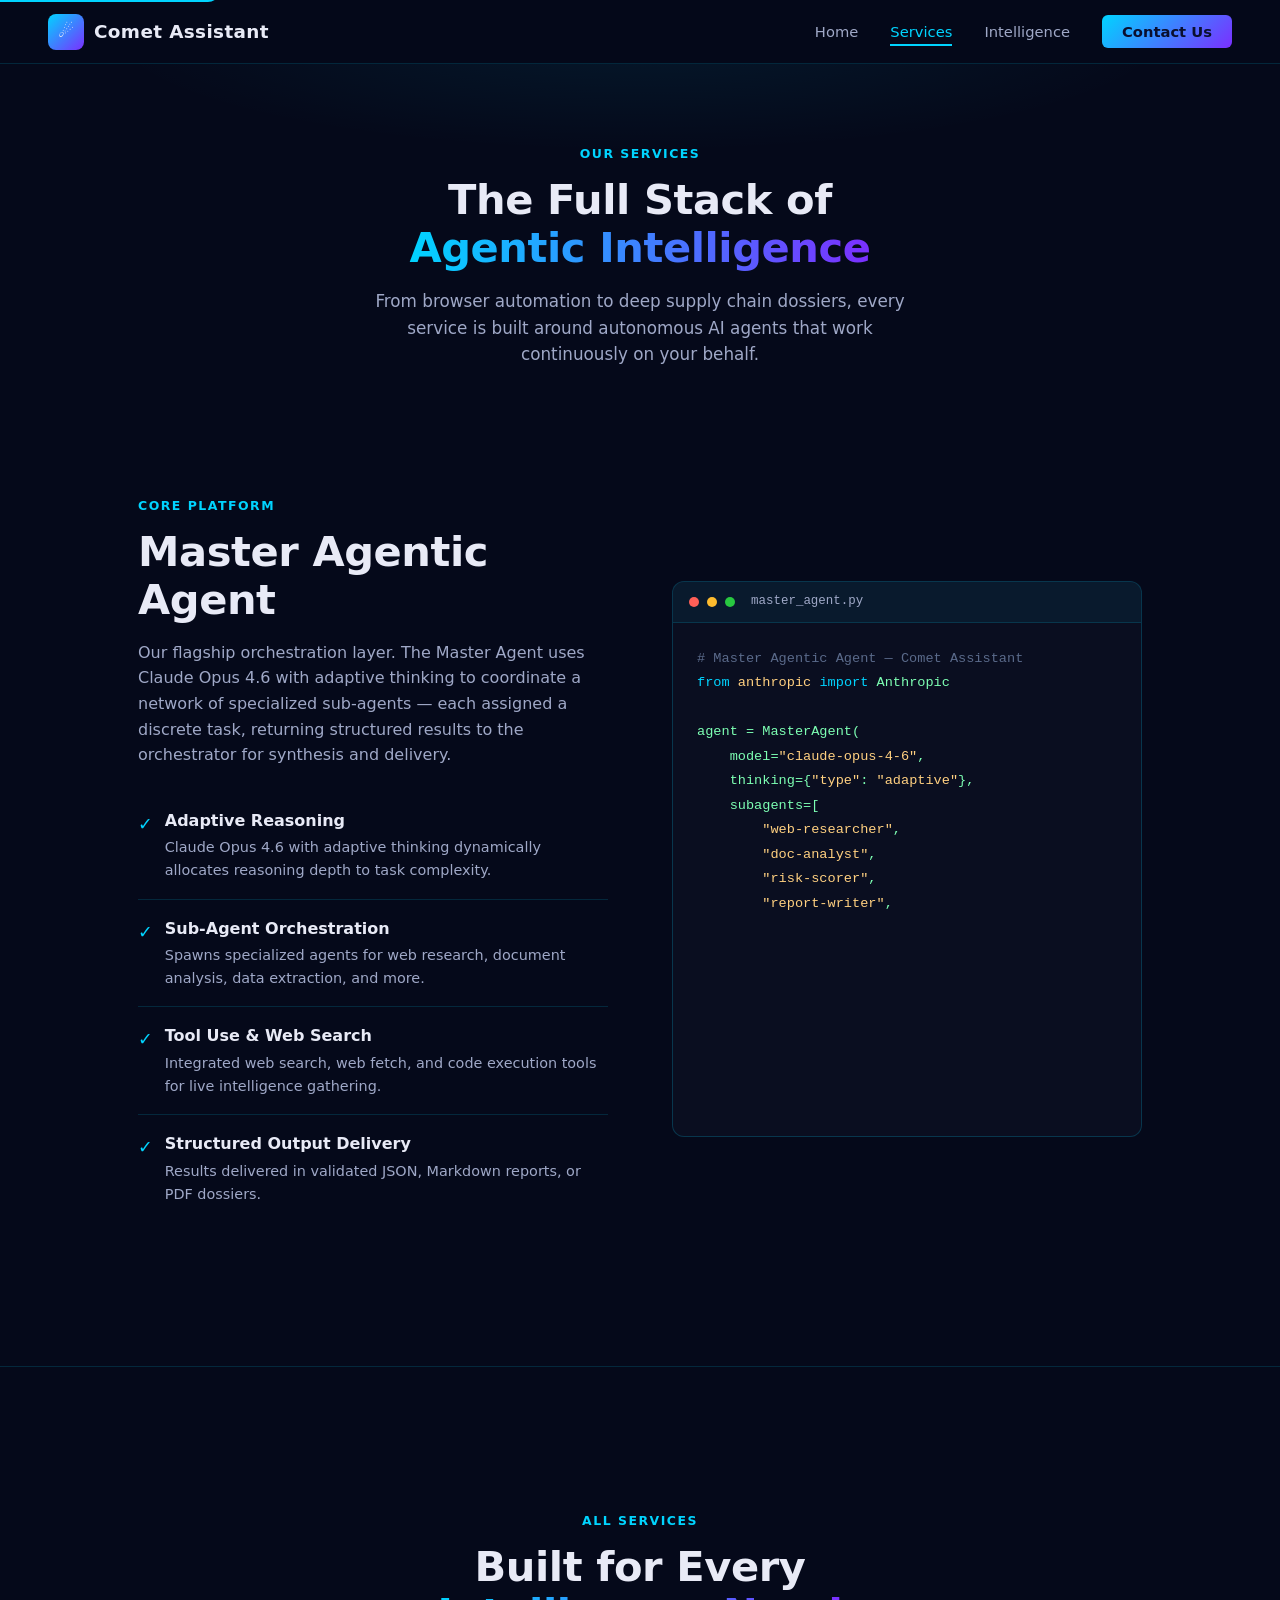
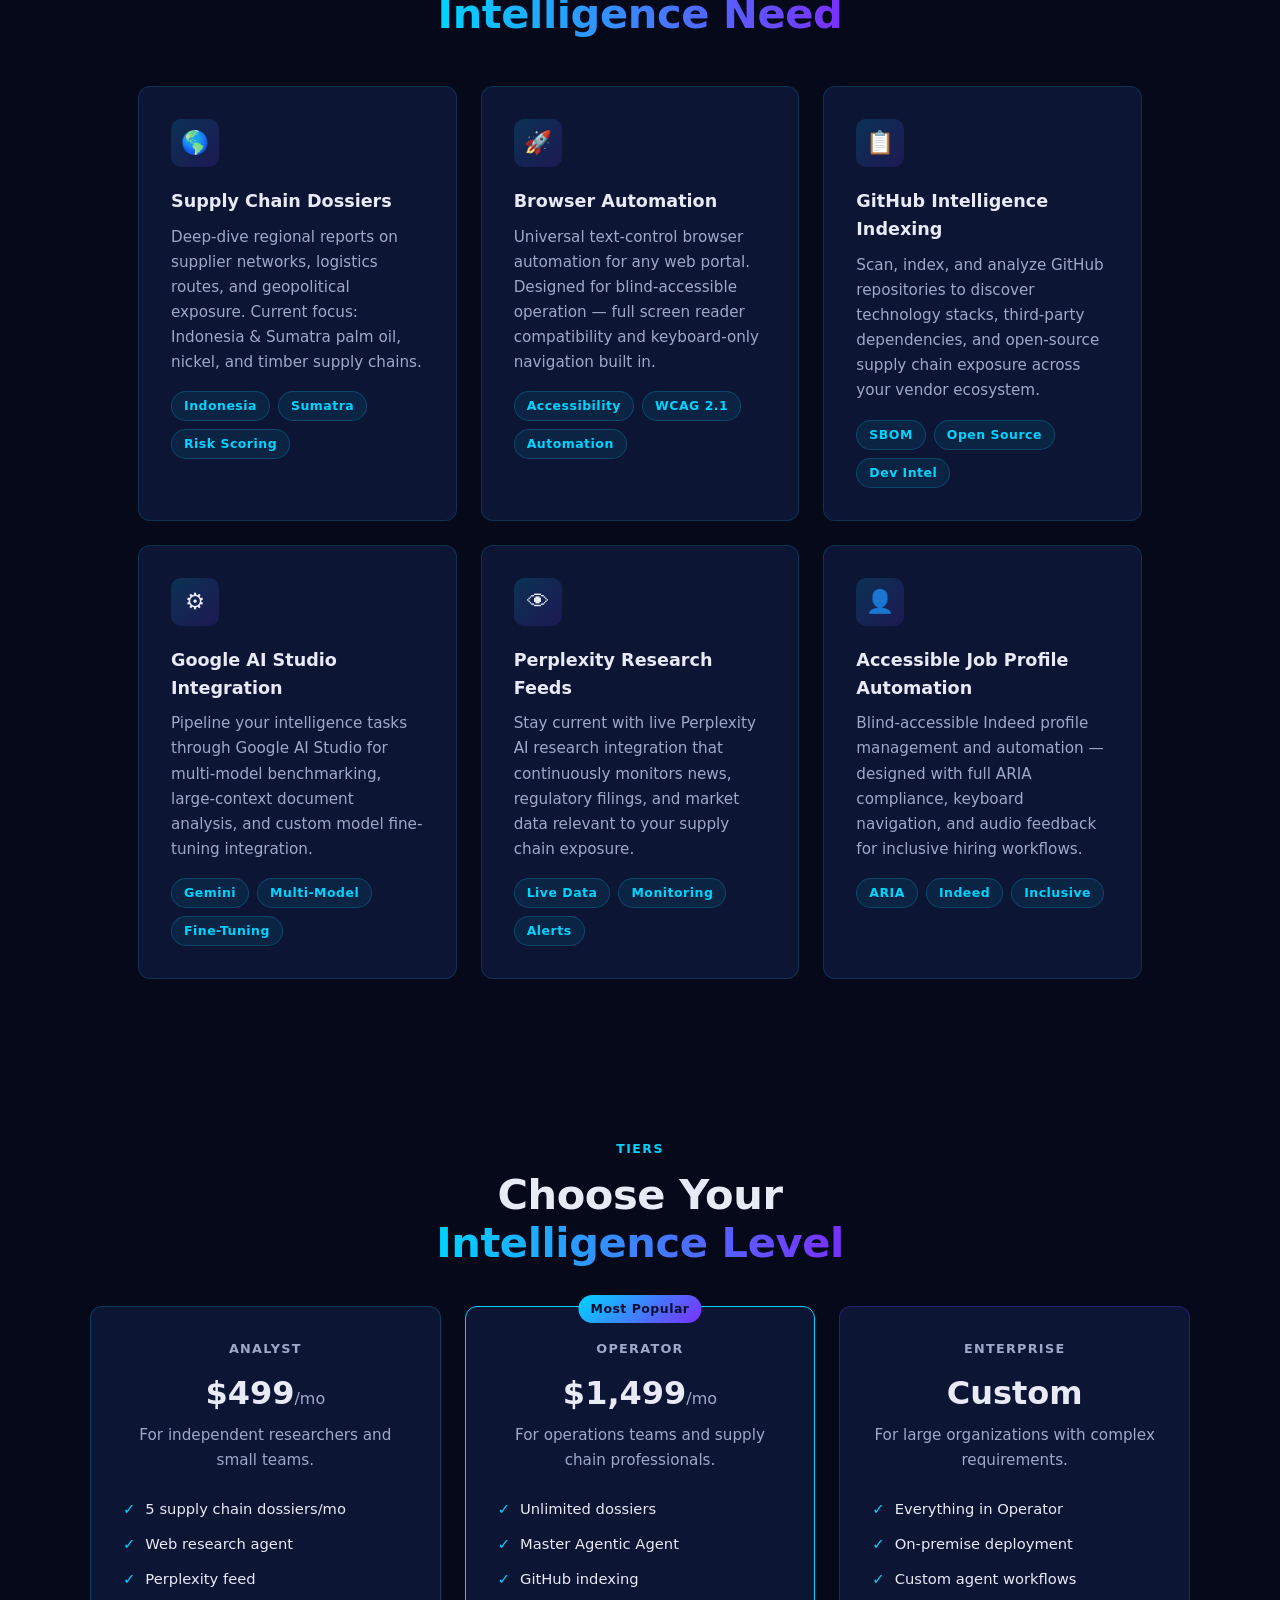
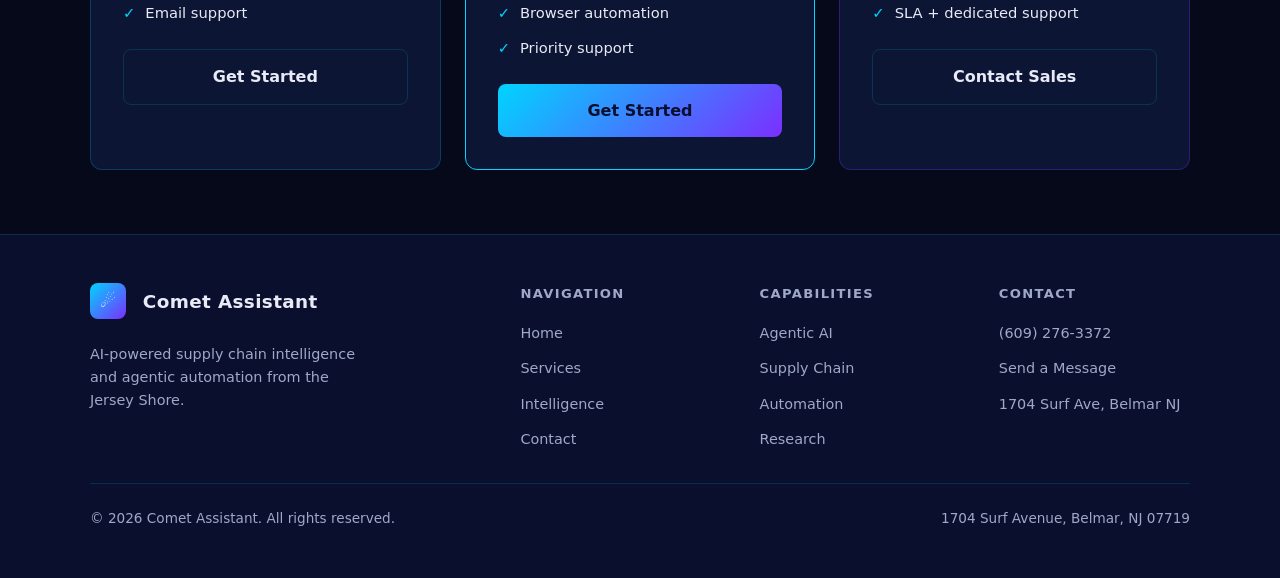
<file: site/services.html>
<!DOCTYPE html>
<html lang="en">
<head>
  <meta charset="UTF-8" />
  <meta name="viewport" content="width=device-width, initial-scale=1.0" />
  <title>Services — Comet Assistant</title>
  <meta name="description" content="Explore Comet Assistant's full suite of AI services: supply chain intelligence, browser automation, agentic research, and accessibility-first design." />
  <link rel="stylesheet" href="assets/style.css" />
</head>
<body>

<a class="skip-link" href="#main">Skip to main content</a>

<nav aria-label="Main navigation">
  <a href="index.html" class="nav-brand" aria-label="Comet Assistant home">
    <span class="logo-icon" aria-hidden="true">&#9732;</span>
    Comet Assistant
  </a>
  <ul class="nav-links" role="list">
    <li><a href="index.html">Home</a></li>
    <li><a href="services.html" aria-current="page">Services</a></li>
    <li><a href="intelligence.html">Intelligence</a></li>
    <li><a href="contact.html" class="nav-cta">Contact Us</a></li>
  </ul>
</nav>

<main id="main">

  <!-- ===== Page Hero ===== -->
  <header class="page-hero" aria-labelledby="page-title">
    <div class="max-w center">
      <p class="section-label" aria-hidden="true">Our Services</p>
      <h1 class="section-title" id="page-title">
        The Full Stack of<br>
        <span class="gradient-text">Agentic Intelligence</span>
      </h1>
      <p class="section-desc" style="margin:0 auto;">
        From browser automation to deep supply chain dossiers, every service is built
        around autonomous AI agents that work continuously on your behalf.
      </p>
    </div>
  </header>

  <!-- ===== Master Agent ===== -->
  <section class="max-w" aria-labelledby="master-agent-heading">
    <div class="two-col">
      <div>
        <p class="section-label" aria-hidden="true">Core Platform</p>
        <h2 class="section-title" id="master-agent-heading">
          Master Agentic Agent
        </h2>
        <p style="color:var(--text-muted);margin-bottom:1.5rem;">
          Our flagship orchestration layer. The Master Agent uses Claude Opus 4.6 with
          adaptive thinking to coordinate a network of specialized sub-agents — each
          assigned a discrete task, returning structured results to the orchestrator
          for synthesis and delivery.
        </p>
        <ul role="list" aria-label="Master agent capabilities">
          <li class="check-item">
            <span class="check-icon" aria-hidden="true">&#10003;</span>
            <div>
              <strong>Adaptive Reasoning</strong>
              <p style="font-size:0.9rem;color:var(--text-muted);margin-top:3px;">
                Claude Opus 4.6 with adaptive thinking dynamically allocates reasoning depth to task complexity.
              </p>
            </div>
          </li>
          <li class="check-item">
            <span class="check-icon" aria-hidden="true">&#10003;</span>
            <div>
              <strong>Sub-Agent Orchestration</strong>
              <p style="font-size:0.9rem;color:var(--text-muted);margin-top:3px;">
                Spawns specialized agents for web research, document analysis, data extraction, and more.
              </p>
            </div>
          </li>
          <li class="check-item">
            <span class="check-icon" aria-hidden="true">&#10003;</span>
            <div>
              <strong>Tool Use &amp; Web Search</strong>
              <p style="font-size:0.9rem;color:var(--text-muted);margin-top:3px;">
                Integrated web search, web fetch, and code execution tools for live intelligence gathering.
              </p>
            </div>
          </li>
          <li class="check-item">
            <span class="check-icon" aria-hidden="true">&#10003;</span>
            <div>
              <strong>Structured Output Delivery</strong>
              <p style="font-size:0.9rem;color:var(--text-muted);margin-top:3px;">
                Results delivered in validated JSON, Markdown reports, or PDF dossiers.
              </p>
            </div>
          </li>
        </ul>
      </div>
      <div>
        <div class="terminal" role="region" aria-label="Agent code example">
          <div class="terminal-bar" aria-hidden="true">
            <span class="terminal-dot red"></span>
            <span class="terminal-dot yellow"></span>
            <span class="terminal-dot green"></span>
            <span class="terminal-title">master_agent.py</span>
          </div>
          <pre class="terminal-body" tabindex="0" aria-label="Python code for master agentic agent">
<span class="line comment"># Master Agentic Agent — Comet Assistant</span>
<span class="line keyword">from</span> <span class="string">anthropic</span> <span class="keyword">import</span> Anthropic

<span class="line">agent = MasterAgent(</span>
<span class="line">    model=<span class="string">"claude-opus-4-6"</span>,</span>
<span class="line">    thinking={<span class="string">"type"</span>: <span class="string">"adaptive"</span>},</span>
<span class="line">    subagents=[</span>
<span class="line">        <span class="string">"web-researcher"</span>,</span>
<span class="line">        <span class="string">"doc-analyst"</span>,</span>
<span class="line">        <span class="string">"risk-scorer"</span>,</span>
<span class="line">        <span class="string">"report-writer"</span>,</span>
<span class="line">    ]</span>
<span class="line">)</span>
<span class="line output">
# Dispatching 4 sub-agents...
# [web-researcher]  &#10003; 12 sources indexed
# [doc-analyst]     &#10003; 3 dossiers parsed
# [risk-scorer]     &#10003; Risk: MEDIUM (0.42)
# [report-writer]   &#10003; Report ready</span></pre>
        </div>
      </div>
    </div>
  </section>

  <div class="divider" role="separator"></div>

  <!-- ===== Service Cards ===== -->
  <section class="max-w" aria-labelledby="services-grid-heading">
    <div class="section-header center">
      <p class="section-label" aria-hidden="true">All Services</p>
      <h2 class="section-title" id="services-grid-heading">
        Built for Every<br>
        <span class="gradient-text">Intelligence Need</span>
      </h2>
    </div>
    <div class="card-grid" role="list">

      <article class="card" role="listitem" aria-labelledby="svc1-title">
        <div class="card-icon" aria-hidden="true">&#127758;</div>
        <h3 id="svc1-title">Supply Chain Dossiers</h3>
        <p>Deep-dive regional reports on supplier networks, logistics routes, and
           geopolitical exposure. Current focus: Indonesia &amp; Sumatra palm oil,
           nickel, and timber supply chains.</p>
        <div class="tags" aria-label="Related topics">
          <span class="tag">Indonesia</span>
          <span class="tag">Sumatra</span>
          <span class="tag">Risk Scoring</span>
        </div>
      </article>

      <article class="card" role="listitem" aria-labelledby="svc2-title">
        <div class="card-icon" aria-hidden="true">&#128640;</div>
        <h3 id="svc2-title">Browser Automation</h3>
        <p>Universal text-control browser automation for any web portal. Designed for
           blind-accessible operation — full screen reader compatibility and
           keyboard-only navigation built in.</p>
        <div class="tags" aria-label="Related topics">
          <span class="tag">Accessibility</span>
          <span class="tag">WCAG 2.1</span>
          <span class="tag">Automation</span>
        </div>
      </article>

      <article class="card" role="listitem" aria-labelledby="svc3-title">
        <div class="card-icon" aria-hidden="true">&#128203;</div>
        <h3 id="svc3-title">GitHub Intelligence Indexing</h3>
        <p>Scan, index, and analyze GitHub repositories to discover technology stacks,
           third-party dependencies, and open-source supply chain exposure across
           your vendor ecosystem.</p>
        <div class="tags" aria-label="Related topics">
          <span class="tag">SBOM</span>
          <span class="tag">Open Source</span>
          <span class="tag">Dev Intel</span>
        </div>
      </article>

      <article class="card" role="listitem" aria-labelledby="svc4-title">
        <div class="card-icon" aria-hidden="true">&#9881;</div>
        <h3 id="svc4-title">Google AI Studio Integration</h3>
        <p>Pipeline your intelligence tasks through Google AI Studio for multi-model
           benchmarking, large-context document analysis, and custom model fine-tuning
           integration.</p>
        <div class="tags" aria-label="Related topics">
          <span class="tag">Gemini</span>
          <span class="tag">Multi-Model</span>
          <span class="tag">Fine-Tuning</span>
        </div>
      </article>

      <article class="card" role="listitem" aria-labelledby="svc5-title">
        <div class="card-icon" aria-hidden="true">&#128065;</div>
        <h3 id="svc5-title">Perplexity Research Feeds</h3>
        <p>Stay current with live Perplexity AI research integration that continuously
           monitors news, regulatory filings, and market data relevant to your
           supply chain exposure.</p>
        <div class="tags" aria-label="Related topics">
          <span class="tag">Live Data</span>
          <span class="tag">Monitoring</span>
          <span class="tag">Alerts</span>
        </div>
      </article>

      <article class="card" role="listitem" aria-labelledby="svc6-title">
        <div class="card-icon" aria-hidden="true">&#128100;</div>
        <h3 id="svc6-title">Accessible Job Profile Automation</h3>
        <p>Blind-accessible Indeed profile management and automation — designed with
           full ARIA compliance, keyboard navigation, and audio feedback for
           inclusive hiring workflows.</p>
        <div class="tags" aria-label="Related topics">
          <span class="tag">ARIA</span>
          <span class="tag">Indeed</span>
          <span class="tag">Inclusive</span>
        </div>
      </article>

    </div>
  </section>

  <!-- ===== Pricing / Tiers ===== -->
  <section aria-labelledby="pricing-heading" style="padding:4rem clamp(1rem,5vw,3rem);">
    <div class="max-w center">
      <p class="section-label" aria-hidden="true">Tiers</p>
      <h2 class="section-title" id="pricing-heading">
        Choose Your<br>
        <span class="gradient-text">Intelligence Level</span>
      </h2>
      <div class="card-grid" style="margin-top:2.5rem;" role="list">

        <article class="card" role="listitem" aria-labelledby="tier1-title" style="border-color:rgba(0,212,255,0.2);">
          <div style="font-size:0.8rem;font-weight:700;color:var(--text-muted);letter-spacing:0.1em;text-transform:uppercase;margin-bottom:0.5rem;">Analyst</div>
          <h3 id="tier1-title" style="font-size:2rem;font-weight:900;margin-bottom:0.25rem;">$499<span style="font-size:1rem;font-weight:400;color:var(--text-muted)">/mo</span></h3>
          <p style="color:var(--text-muted);margin-bottom:1.5rem;">For independent researchers and small teams.</p>
          <ul role="list" style="list-style:none;display:flex;flex-direction:column;gap:0.7rem;text-align:left;margin-bottom:1.5rem;">
            <li style="display:flex;gap:10px;font-size:0.92rem;"><span style="color:var(--accent)">&#10003;</span> 5 supply chain dossiers/mo</li>
            <li style="display:flex;gap:10px;font-size:0.92rem;"><span style="color:var(--accent)">&#10003;</span> Web research agent</li>
            <li style="display:flex;gap:10px;font-size:0.92rem;"><span style="color:var(--accent)">&#10003;</span> Perplexity feed</li>
            <li style="display:flex;gap:10px;font-size:0.92rem;"><span style="color:var(--accent)">&#10003;</span> Email support</li>
          </ul>
          <a href="contact.html" class="btn btn-outline" style="width:100%;justify-content:center;">Get Started</a>
        </article>

        <article class="card" role="listitem" aria-labelledby="tier2-title" style="border-color:var(--accent);position:relative;">
          <div style="position:absolute;top:-12px;left:50%;transform:translateX(-50%);">
            <span class="tag" style="background:linear-gradient(135deg,var(--accent),var(--accent2));color:var(--primary);border:none;">Most Popular</span>
          </div>
          <div style="font-size:0.8rem;font-weight:700;color:var(--text-muted);letter-spacing:0.1em;text-transform:uppercase;margin-bottom:0.5rem;">Operator</div>
          <h3 id="tier2-title" style="font-size:2rem;font-weight:900;margin-bottom:0.25rem;">$1,499<span style="font-size:1rem;font-weight:400;color:var(--text-muted)">/mo</span></h3>
          <p style="color:var(--text-muted);margin-bottom:1.5rem;">For operations teams and supply chain professionals.</p>
          <ul role="list" style="list-style:none;display:flex;flex-direction:column;gap:0.7rem;text-align:left;margin-bottom:1.5rem;">
            <li style="display:flex;gap:10px;font-size:0.92rem;"><span style="color:var(--accent)">&#10003;</span> Unlimited dossiers</li>
            <li style="display:flex;gap:10px;font-size:0.92rem;"><span style="color:var(--accent)">&#10003;</span> Master Agentic Agent</li>
            <li style="display:flex;gap:10px;font-size:0.92rem;"><span style="color:var(--accent)">&#10003;</span> GitHub indexing</li>
            <li style="display:flex;gap:10px;font-size:0.92rem;"><span style="color:var(--accent)">&#10003;</span> Browser automation</li>
            <li style="display:flex;gap:10px;font-size:0.92rem;"><span style="color:var(--accent)">&#10003;</span> Priority support</li>
          </ul>
          <a href="contact.html" class="btn btn-primary" style="width:100%;justify-content:center;">Get Started</a>
        </article>

        <article class="card" role="listitem" aria-labelledby="tier3-title" style="border-color:rgba(123,47,255,0.3);">
          <div style="font-size:0.8rem;font-weight:700;color:var(--text-muted);letter-spacing:0.1em;text-transform:uppercase;margin-bottom:0.5rem;">Enterprise</div>
          <h3 id="tier3-title" style="font-size:2rem;font-weight:900;margin-bottom:0.25rem;">Custom</h3>
          <p style="color:var(--text-muted);margin-bottom:1.5rem;">For large organizations with complex requirements.</p>
          <ul role="list" style="list-style:none;display:flex;flex-direction:column;gap:0.7rem;text-align:left;margin-bottom:1.5rem;">
            <li style="display:flex;gap:10px;font-size:0.92rem;"><span style="color:var(--accent)">&#10003;</span> Everything in Operator</li>
            <li style="display:flex;gap:10px;font-size:0.92rem;"><span style="color:var(--accent)">&#10003;</span> On-premise deployment</li>
            <li style="display:flex;gap:10px;font-size:0.92rem;"><span style="color:var(--accent)">&#10003;</span> Custom agent workflows</li>
            <li style="display:flex;gap:10px;font-size:0.92rem;"><span style="color:var(--accent)">&#10003;</span> SLA + dedicated support</li>
          </ul>
          <a href="contact.html" class="btn btn-outline" style="width:100%;justify-content:center;">Contact Sales</a>
        </article>

      </div>
    </div>
  </section>

</main>

<footer>
  <div class="max-w">
    <div class="footer-grid">
      <div class="footer-brand">
        <a href="index.html" class="nav-brand" style="display:inline-flex;margin-bottom:0.75rem;" aria-label="Comet Assistant">
          <span class="logo-icon" aria-hidden="true">&#9732;</span>
          &nbsp;Comet Assistant
        </a>
        <p>AI-powered supply chain intelligence and agentic automation from the Jersey Shore.</p>
      </div>
      <div class="footer-col">
        <h4>Navigation</h4>
        <ul role="list">
          <li><a href="index.html">Home</a></li>
          <li><a href="services.html">Services</a></li>
          <li><a href="intelligence.html">Intelligence</a></li>
          <li><a href="contact.html">Contact</a></li>
        </ul>
      </div>
      <div class="footer-col">
        <h4>Capabilities</h4>
        <ul role="list">
          <li><a href="services.html">Agentic AI</a></li>
          <li><a href="services.html">Supply Chain</a></li>
          <li><a href="services.html">Automation</a></li>
          <li><a href="services.html">Research</a></li>
        </ul>
      </div>
      <div class="footer-col">
        <h4>Contact</h4>
        <ul role="list">
          <li><a href="tel:6092763372">(609) 276-3372</a></li>
          <li><a href="contact.html">Send a Message</a></li>
          <li><a href="https://maps.google.com/?q=1704+Surf+Avenue+Belmar+NJ" target="_blank" rel="noopener">1704 Surf Ave, Belmar NJ</a></li>
        </ul>
      </div>
    </div>
    <div class="footer-bottom">
      <p>&copy; 2026 Comet Assistant. All rights reserved.</p>
      <p>1704 Surf Avenue, Belmar, NJ 07719</p>
    </div>
  </div>
</footer>

<script src="assets/main.js"></script>
</body>
</html>
</file>
<file: site/assets/style.css>
/* Comet Assistant — Global Styles */
:root {
  --primary: #0a0f2e;
  --accent: #00d4ff;
  --accent2: #7b2fff;
  --text: #e8eaf6;
  --text-muted: #9fa8c7;
  --bg: #05091a;
  --bg-card: #0d1535;
  --bg-card2: #111a40;
  --border: rgba(0, 212, 255, 0.15);
  --shadow: 0 4px 32px rgba(0, 0, 0, 0.5);
  --radius: 12px;
  --font: 'Segoe UI', system-ui, -apple-system, sans-serif;
}

*, *::before, *::after { box-sizing: border-box; margin: 0; padding: 0; }

html { scroll-behavior: smooth; font-size: 16px; }

body {
  font-family: var(--font);
  background: var(--bg);
  color: var(--text);
  line-height: 1.6;
  min-height: 100vh;
}

/* ---- Skip Link (Accessibility) ---- */
.skip-link {
  position: absolute;
  top: -40px;
  left: 0;
  background: var(--accent);
  color: var(--primary);
  padding: 8px 16px;
  z-index: 9999;
  border-radius: 0 0 var(--radius) 0;
  font-weight: 700;
  text-decoration: none;
  transition: top 0.2s;
}
.skip-link:focus { top: 0; }

/* ---- Nav ---- */
nav {
  position: sticky;
  top: 0;
  z-index: 100;
  background: rgba(5, 9, 26, 0.95);
  backdrop-filter: blur(12px);
  border-bottom: 1px solid var(--border);
  display: flex;
  align-items: center;
  justify-content: space-between;
  padding: 0 clamp(1rem, 5vw, 3rem);
  height: 64px;
}

.nav-brand {
  display: flex;
  align-items: center;
  gap: 10px;
  text-decoration: none;
  color: var(--text);
  font-weight: 800;
  font-size: 1.15rem;
  letter-spacing: 0.02em;
}

.nav-brand .logo-icon {
  width: 36px;
  height: 36px;
  background: linear-gradient(135deg, var(--accent), var(--accent2));
  border-radius: 8px;
  display: flex;
  align-items: center;
  justify-content: center;
  font-size: 1.1rem;
  flex-shrink: 0;
}

.nav-links {
  display: flex;
  gap: 2rem;
  list-style: none;
  align-items: center;
}

.nav-links a {
  text-decoration: none;
  color: var(--text-muted);
  font-size: 0.92rem;
  font-weight: 500;
  transition: color 0.2s;
  padding: 4px 0;
  border-bottom: 2px solid transparent;
  transition: color 0.2s, border-color 0.2s;
}

.nav-links a:hover,
.nav-links a[aria-current="page"] {
  color: var(--accent);
  border-bottom-color: var(--accent);
}

.nav-cta {
  background: linear-gradient(135deg, var(--accent), var(--accent2));
  color: var(--primary) !important;
  padding: 8px 20px !important;
  border-radius: 6px;
  font-weight: 700 !important;
  border-bottom: none !important;
  transition: opacity 0.2s !important;
}
.nav-cta:hover { opacity: 0.9; color: var(--primary) !important; }

/* ---- Hero ---- */
.hero {
  min-height: calc(100vh - 64px);
  display: flex;
  align-items: center;
  justify-content: center;
  text-align: center;
  padding: clamp(3rem, 10vw, 6rem) clamp(1rem, 5vw, 3rem);
  position: relative;
  overflow: hidden;
}

.hero::before {
  content: '';
  position: absolute;
  inset: 0;
  background:
    radial-gradient(ellipse 80% 60% at 50% -20%, rgba(0,212,255,0.12) 0%, transparent 60%),
    radial-gradient(ellipse 60% 40% at 80% 80%, rgba(123,47,255,0.08) 0%, transparent 50%);
  pointer-events: none;
}

.hero-content { max-width: 760px; position: relative; z-index: 1; }

.hero-badge {
  display: inline-flex;
  align-items: center;
  gap: 8px;
  background: rgba(0,212,255,0.08);
  border: 1px solid var(--border);
  border-radius: 100px;
  padding: 6px 16px;
  font-size: 0.82rem;
  font-weight: 600;
  color: var(--accent);
  letter-spacing: 0.08em;
  text-transform: uppercase;
  margin-bottom: 1.5rem;
}

.hero h1 {
  font-size: clamp(2.2rem, 6vw, 4rem);
  font-weight: 900;
  line-height: 1.1;
  letter-spacing: -0.02em;
  margin-bottom: 1.25rem;
}

.gradient-text {
  background: linear-gradient(90deg, var(--accent), var(--accent2));
  -webkit-background-clip: text;
  background-clip: text;
  -webkit-text-fill-color: transparent;
}

.hero p {
  font-size: clamp(1rem, 2.5vw, 1.2rem);
  color: var(--text-muted);
  max-width: 580px;
  margin: 0 auto 2.5rem;
}

.hero-actions {
  display: flex;
  gap: 1rem;
  justify-content: center;
  flex-wrap: wrap;
}

/* ---- Buttons ---- */
.btn {
  display: inline-flex;
  align-items: center;
  gap: 8px;
  padding: 14px 28px;
  border-radius: 8px;
  font-size: 1rem;
  font-weight: 700;
  text-decoration: none;
  cursor: pointer;
  border: none;
  transition: transform 0.15s, opacity 0.15s;
}
.btn:hover { transform: translateY(-2px); }
.btn:active { transform: translateY(0); }

.btn-primary {
  background: linear-gradient(135deg, var(--accent), var(--accent2));
  color: var(--primary);
}

.btn-outline {
  background: transparent;
  border: 1.5px solid var(--border);
  color: var(--text);
}
.btn-outline:hover { border-color: var(--accent); color: var(--accent); }

/* ---- Section ---- */
section {
  padding: clamp(3rem, 8vw, 6rem) clamp(1rem, 5vw, 3rem);
}

.section-label {
  font-size: 0.78rem;
  font-weight: 700;
  letter-spacing: 0.12em;
  text-transform: uppercase;
  color: var(--accent);
  margin-bottom: 0.75rem;
}

.section-title {
  font-size: clamp(1.6rem, 4vw, 2.6rem);
  font-weight: 800;
  line-height: 1.15;
  letter-spacing: -0.01em;
  margin-bottom: 1rem;
}

.section-desc {
  color: var(--text-muted);
  font-size: 1.05rem;
  max-width: 560px;
}

.section-header { margin-bottom: 3rem; }
.center { text-align: center; }
.center .section-desc { margin: 0 auto; }

/* ---- Cards ---- */
.card-grid {
  display: grid;
  grid-template-columns: repeat(auto-fit, minmax(280px, 1fr));
  gap: 1.5rem;
}

.card {
  background: var(--bg-card);
  border: 1px solid var(--border);
  border-radius: var(--radius);
  padding: 2rem;
  transition: border-color 0.2s, transform 0.2s;
}
.card:hover {
  border-color: rgba(0,212,255,0.35);
  transform: translateY(-3px);
}

.card-icon {
  width: 48px;
  height: 48px;
  border-radius: 10px;
  background: linear-gradient(135deg, rgba(0,212,255,0.15), rgba(123,47,255,0.15));
  display: flex;
  align-items: center;
  justify-content: center;
  font-size: 1.4rem;
  margin-bottom: 1.25rem;
}

.card h3 {
  font-size: 1.1rem;
  font-weight: 700;
  margin-bottom: 0.6rem;
}

.card p {
  color: var(--text-muted);
  font-size: 0.95rem;
  line-height: 1.65;
}

/* ---- Stats strip ---- */
.stats-strip {
  display: grid;
  grid-template-columns: repeat(auto-fit, minmax(160px, 1fr));
  gap: 1px;
  background: var(--border);
  border: 1px solid var(--border);
  border-radius: var(--radius);
  overflow: hidden;
  margin: 3rem 0;
}

.stat {
  background: var(--bg-card);
  padding: 2rem 1.5rem;
  text-align: center;
}

.stat-value {
  font-size: 2.2rem;
  font-weight: 900;
  background: linear-gradient(90deg, var(--accent), var(--accent2));
  -webkit-background-clip: text;
  background-clip: text;
  -webkit-text-fill-color: transparent;
  line-height: 1;
  margin-bottom: 0.4rem;
}

.stat-label {
  font-size: 0.85rem;
  color: var(--text-muted);
  font-weight: 500;
}

/* ---- Feature List ---- */
.feature-list {
  list-style: none;
  display: flex;
  flex-direction: column;
  gap: 1rem;
}

.feature-list li {
  display: flex;
  align-items: flex-start;
  gap: 12px;
  color: var(--text-muted);
  font-size: 0.97rem;
}

.feature-list li::before {
  content: '';
  width: 20px;
  height: 20px;
  flex-shrink: 0;
  background: linear-gradient(135deg, var(--accent), var(--accent2));
  border-radius: 50%;
  display: flex;
  align-items: center;
  justify-content: center;
  margin-top: 2px;
}

.check-item {
  display: flex;
  align-items: flex-start;
  gap: 12px;
  padding: 1rem 0;
  border-bottom: 1px solid var(--border);
}
.check-item:last-child { border-bottom: none; }

.check-icon {
  color: var(--accent);
  font-size: 1.1rem;
  flex-shrink: 0;
  margin-top: 2px;
}

/* ---- Two-column layout ---- */
.two-col {
  display: grid;
  grid-template-columns: 1fr 1fr;
  gap: 4rem;
  align-items: center;
  max-width: 1100px;
  margin: 0 auto;
}

@media (max-width: 768px) {
  .two-col { grid-template-columns: 1fr; gap: 2rem; }
  .nav-links { display: none; }
}

/* ---- Tag ---- */
.tag {
  display: inline-flex;
  align-items: center;
  padding: 4px 12px;
  background: rgba(0,212,255,0.08);
  border: 1px solid rgba(0,212,255,0.2);
  border-radius: 100px;
  font-size: 0.78rem;
  font-weight: 600;
  color: var(--accent);
  letter-spacing: 0.04em;
}

.tags {
  display: flex;
  flex-wrap: wrap;
  gap: 8px;
  margin-top: 1rem;
}

/* ---- CTA Band ---- */
.cta-band {
  background: linear-gradient(135deg, rgba(0,212,255,0.06), rgba(123,47,255,0.06));
  border-top: 1px solid var(--border);
  border-bottom: 1px solid var(--border);
  padding: clamp(3rem, 8vw, 5rem) clamp(1rem, 5vw, 3rem);
  text-align: center;
}

/* ---- Contact ---- */
.contact-grid {
  display: grid;
  grid-template-columns: 1fr 1fr;
  gap: 3rem;
  max-width: 900px;
  margin: 0 auto;
}

@media (max-width: 600px) {
  .contact-grid { grid-template-columns: 1fr; }
}

.contact-info-item {
  display: flex;
  align-items: flex-start;
  gap: 1rem;
  padding: 1.25rem;
  background: var(--bg-card);
  border: 1px solid var(--border);
  border-radius: var(--radius);
  margin-bottom: 1rem;
}

.contact-icon {
  width: 42px;
  height: 42px;
  border-radius: 10px;
  background: linear-gradient(135deg, rgba(0,212,255,0.15), rgba(123,47,255,0.15));
  display: flex;
  align-items: center;
  justify-content: center;
  font-size: 1.2rem;
  flex-shrink: 0;
}

.contact-info-item h4 {
  font-size: 0.8rem;
  font-weight: 700;
  color: var(--text-muted);
  text-transform: uppercase;
  letter-spacing: 0.08em;
  margin-bottom: 3px;
}

.contact-info-item p, .contact-info-item a {
  font-size: 1rem;
  font-weight: 600;
  color: var(--text);
  text-decoration: none;
}

.contact-info-item a:hover { color: var(--accent); }

/* ---- Form ---- */
.form-group {
  margin-bottom: 1.25rem;
}

label {
  display: block;
  font-size: 0.88rem;
  font-weight: 600;
  color: var(--text-muted);
  margin-bottom: 6px;
  letter-spacing: 0.03em;
}

input, textarea, select {
  width: 100%;
  background: var(--bg-card2);
  border: 1.5px solid var(--border);
  border-radius: 8px;
  padding: 12px 16px;
  font-size: 0.97rem;
  color: var(--text);
  font-family: var(--font);
  transition: border-color 0.2s;
  outline: none;
}

input:focus, textarea:focus, select:focus {
  border-color: var(--accent);
  box-shadow: 0 0 0 3px rgba(0,212,255,0.08);
}

textarea { min-height: 120px; resize: vertical; }

/* ---- Agent Terminal ---- */
.terminal {
  background: #0a0e20;
  border: 1px solid rgba(0,212,255,0.2);
  border-radius: var(--radius);
  overflow: hidden;
  font-family: 'Courier New', monospace;
}

.terminal-bar {
  background: rgba(0,212,255,0.06);
  border-bottom: 1px solid var(--border);
  padding: 10px 16px;
  display: flex;
  align-items: center;
  gap: 8px;
}

.terminal-dot {
  width: 10px;
  height: 10px;
  border-radius: 50%;
}
.terminal-dot.red { background: #ff5f57; }
.terminal-dot.yellow { background: #febc2e; }
.terminal-dot.green { background: #28c840; }

.terminal-title {
  font-size: 0.78rem;
  color: var(--text-muted);
  margin-left: 8px;
}

.terminal-body {
  padding: 1.5rem;
  font-size: 0.85rem;
  line-height: 1.8;
  color: #7dffb3;
}

.terminal-body .comment { color: #5a6a8a; }
.terminal-body .keyword { color: var(--accent); }
.terminal-body .string { color: #ffd080; }
.terminal-body .output { color: #c7d2e8; }

/* ---- Pipeline visual ---- */
.pipeline {
  display: flex;
  align-items: center;
  gap: 0;
  overflow-x: auto;
  padding: 2rem 0;
}

.pipeline-step {
  flex: 1;
  min-width: 120px;
  text-align: center;
  position: relative;
}

.pipeline-step::after {
  content: '→';
  position: absolute;
  right: -12px;
  top: 50%;
  transform: translateY(-50%);
  color: var(--accent);
  font-size: 1.2rem;
  z-index: 1;
}

.pipeline-step:last-child::after { display: none; }

.pipeline-node {
  width: 56px;
  height: 56px;
  border-radius: 50%;
  background: linear-gradient(135deg, rgba(0,212,255,0.15), rgba(123,47,255,0.15));
  border: 2px solid var(--border);
  display: flex;
  align-items: center;
  justify-content: center;
  font-size: 1.4rem;
  margin: 0 auto 0.75rem;
}

.pipeline-label {
  font-size: 0.78rem;
  font-weight: 600;
  color: var(--text-muted);
}

/* ---- Page Hero (inner pages) ---- */
.page-hero {
  padding: clamp(3rem, 8vw, 5rem) clamp(1rem, 5vw, 3rem) 2rem;
  text-align: center;
  position: relative;
  overflow: hidden;
}

.page-hero::before {
  content: '';
  position: absolute;
  inset: 0;
  background: radial-gradient(ellipse 70% 60% at 50% -10%, rgba(0,212,255,0.08) 0%, transparent 60%);
  pointer-events: none;
}

/* ---- Footer ---- */
footer {
  background: var(--primary);
  border-top: 1px solid var(--border);
  padding: clamp(2rem, 5vw, 3rem) clamp(1rem, 5vw, 3rem);
}

.footer-grid {
  display: grid;
  grid-template-columns: 2fr 1fr 1fr 1fr;
  gap: 3rem;
  margin-bottom: 2rem;
}

@media (max-width: 768px) {
  .footer-grid { grid-template-columns: 1fr 1fr; }
}
@media (max-width: 500px) {
  .footer-grid { grid-template-columns: 1fr; }
}

.footer-brand p {
  font-size: 0.9rem;
  color: var(--text-muted);
  margin-top: 0.75rem;
  max-width: 280px;
}

.footer-col h4 {
  font-size: 0.82rem;
  font-weight: 700;
  letter-spacing: 0.1em;
  text-transform: uppercase;
  color: var(--text-muted);
  margin-bottom: 1rem;
}

.footer-col ul {
  list-style: none;
  display: flex;
  flex-direction: column;
  gap: 0.6rem;
}

.footer-col a {
  text-decoration: none;
  color: var(--text-muted);
  font-size: 0.9rem;
  transition: color 0.2s;
}
.footer-col a:hover { color: var(--accent); }

.footer-bottom {
  border-top: 1px solid var(--border);
  padding-top: 1.5rem;
  display: flex;
  justify-content: space-between;
  align-items: center;
  flex-wrap: wrap;
  gap: 1rem;
}

.footer-bottom p { font-size: 0.85rem; color: var(--text-muted); }

/* ---- Utility ---- */
.max-w { max-width: 1100px; margin: 0 auto; }
.mt-1 { margin-top: 0.5rem; }
.mt-2 { margin-top: 1rem; }
.mt-3 { margin-top: 1.5rem; }
.mb-3 { margin-bottom: 1.5rem; }

.divider {
  height: 1px;
  background: var(--border);
  margin: 3rem 0;
}

/* ---- Animations ---- */
@keyframes pulse {
  0%, 100% { opacity: 1; }
  50% { opacity: 0.5; }
}

.pulse { animation: pulse 2s ease-in-out infinite; }

.agent-status {
  display: inline-flex;
  align-items: center;
  gap: 8px;
  font-size: 0.82rem;
  color: #28c840;
  font-weight: 600;
}

.status-dot {
  width: 8px;
  height: 8px;
  border-radius: 50%;
  background: #28c840;
  animation: pulse 1.5s ease-in-out infinite;
}
</file>
